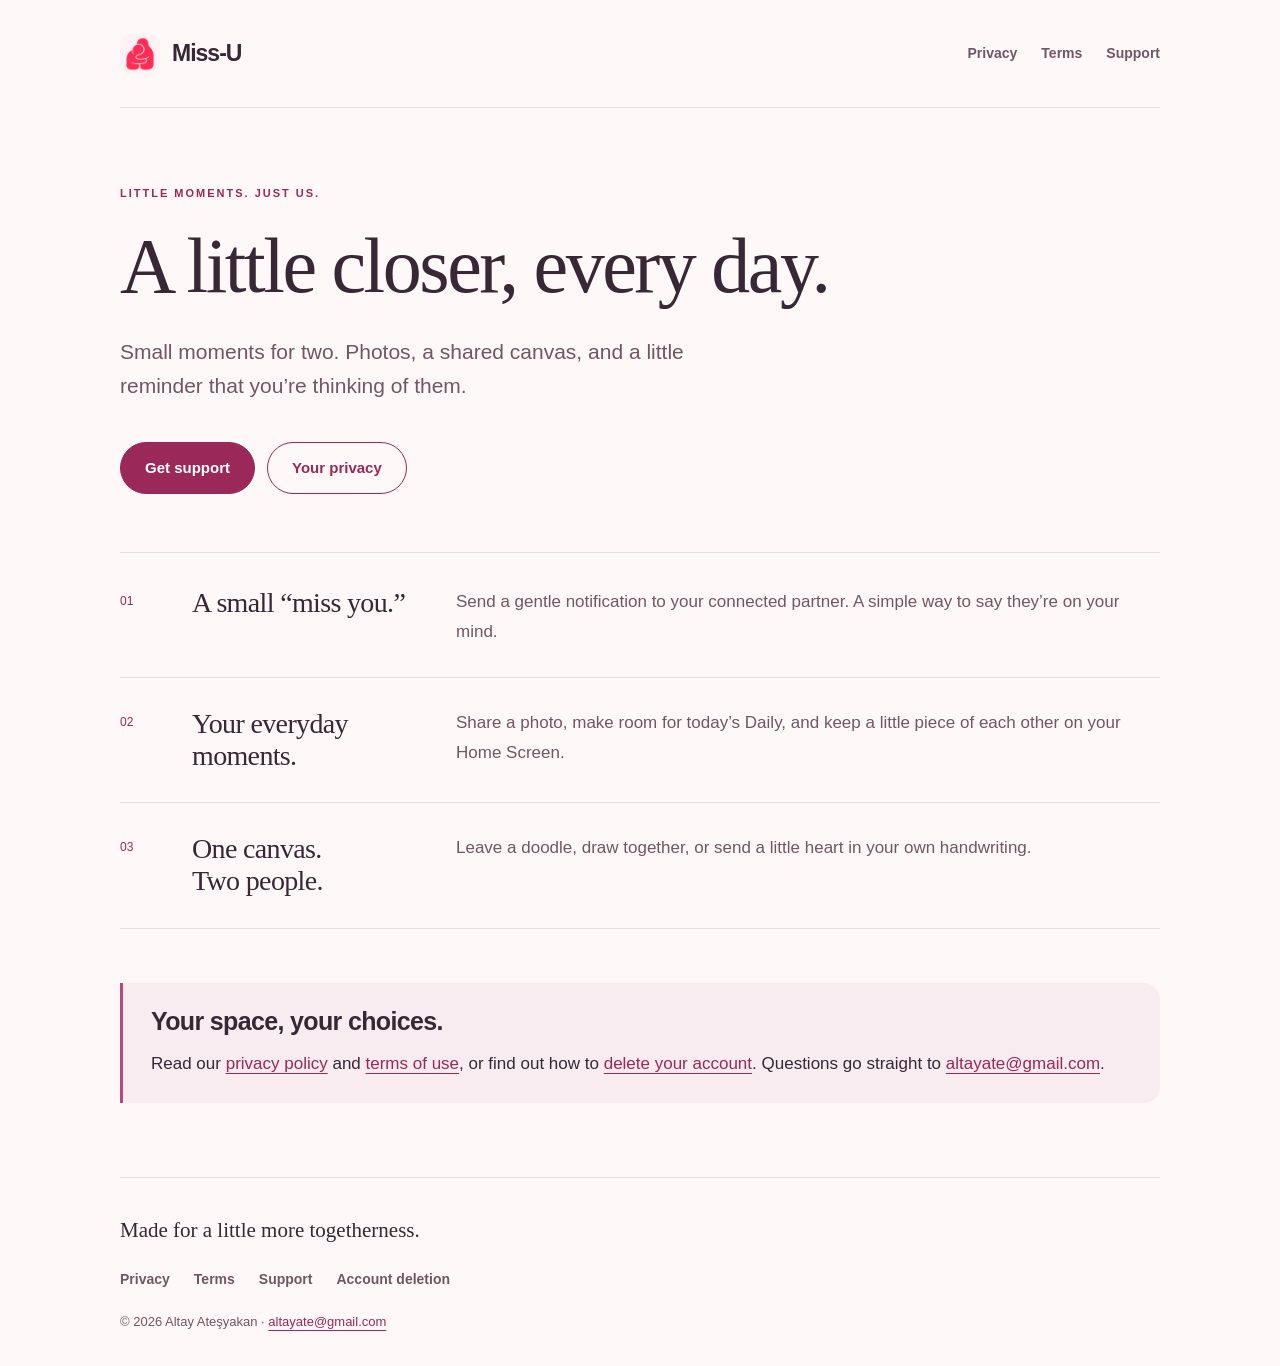
<file: docs/index.html>
<!doctype html>
<html lang="en">
<head>
  <meta charset="utf-8">
  <meta name="viewport" content="width=device-width, initial-scale=1">
  <title>A little closer, every day. · Miss-U</title>
  <meta name="description" content="Small moments for two. Photos, a shared canvas, and a little reminder that you’re thinking of them.">
  <meta name="theme-color" content="#fff8f8">
  <link rel="canonical" href="https://altayate.github.io/missu-site/">
  <meta property="og:title" content="A little closer, every day. · Miss-U">
  <meta property="og:description" content="Small moments for two. Photos, a shared canvas, and a little reminder that you’re thinking of them.">
  <meta property="og:type" content="website">
  <meta property="og:image" content="https://altayate.github.io/missu-site/assets/app-icon.png">
  <link rel="icon" type="image/png" href="./assets/app-icon.png">
  <link rel="stylesheet" href="./assets/style.css">
</head>
<body>
  <a class="skip" href="#main">Skip to content</a>
  <header class="site-header wrap">
    <a class="brand" href="./" aria-label="Miss-U home"><img src="./assets/app-icon.png" width="40" height="40" alt=""><span>Miss-U</span></a>
    <nav aria-label="Main navigation"><a href="./privacy/">Privacy</a><a href="./terms/">Terms</a><a href="./support/">Support</a></nav>
  </header>
  <main id="main" class="wrap ">
    <div class="page-intro">
      <p class="eyebrow">LITTLE MOMENTS. JUST US.</p>
      <h1>A little closer, every day.</h1>
      <p class="lede">Small moments for two. Photos, a shared canvas, and a little reminder that you’re thinking of them.</p>
      
    </div>
    <div class="actions">
  <a class="button" href="./support/">Get support</a>
  <a class="button secondary" href="./privacy/">Your privacy</a>
</div>
<section class="feature-list" aria-label="A few ways to stay close">
  <div class="feature"><span class="number" aria-hidden="true">01</span><h2>A small “miss you.”</h2><p>Send a gentle notification to your connected partner. A simple way to say they’re on your mind.</p></div>
  <div class="feature"><span class="number" aria-hidden="true">02</span><h2>Your everyday moments.</h2><p>Share a photo, make room for today’s Daily, and keep a little piece of each other on your Home Screen.</p></div>
  <div class="feature"><span class="number" aria-hidden="true">03</span><h2>One canvas. Two people.</h2><p>Leave a doodle, draw together, or send a little heart in your own handwriting.</p></div>
</section>
<aside class="note"><h2 style="margin-top:0">Your space, your choices.</h2><p>Read our <a href="./privacy/">privacy policy</a> and <a href="./terms/">terms of use</a>, or find out how to <a href="./delete-account/">delete your account</a>. Questions go straight to <a href="mailto:altayate@gmail.com">altayate@gmail.com</a>.</p></aside>

  </main>
  <footer class="site-footer wrap">
    <p>Made for a little more togetherness.</p>
    <nav aria-label="Footer navigation">
      <a href="./privacy/">Privacy</a><a href="./terms/">Terms</a><a href="./support/">Support</a><a href="./delete-account/">Account deletion</a>
    </nav>
    <p class="fine">© 2026 Altay Ateşyakan · <a href="mailto:altayate@gmail.com">altayate@gmail.com</a></p>
  </footer>
</body>
</html>
</file>
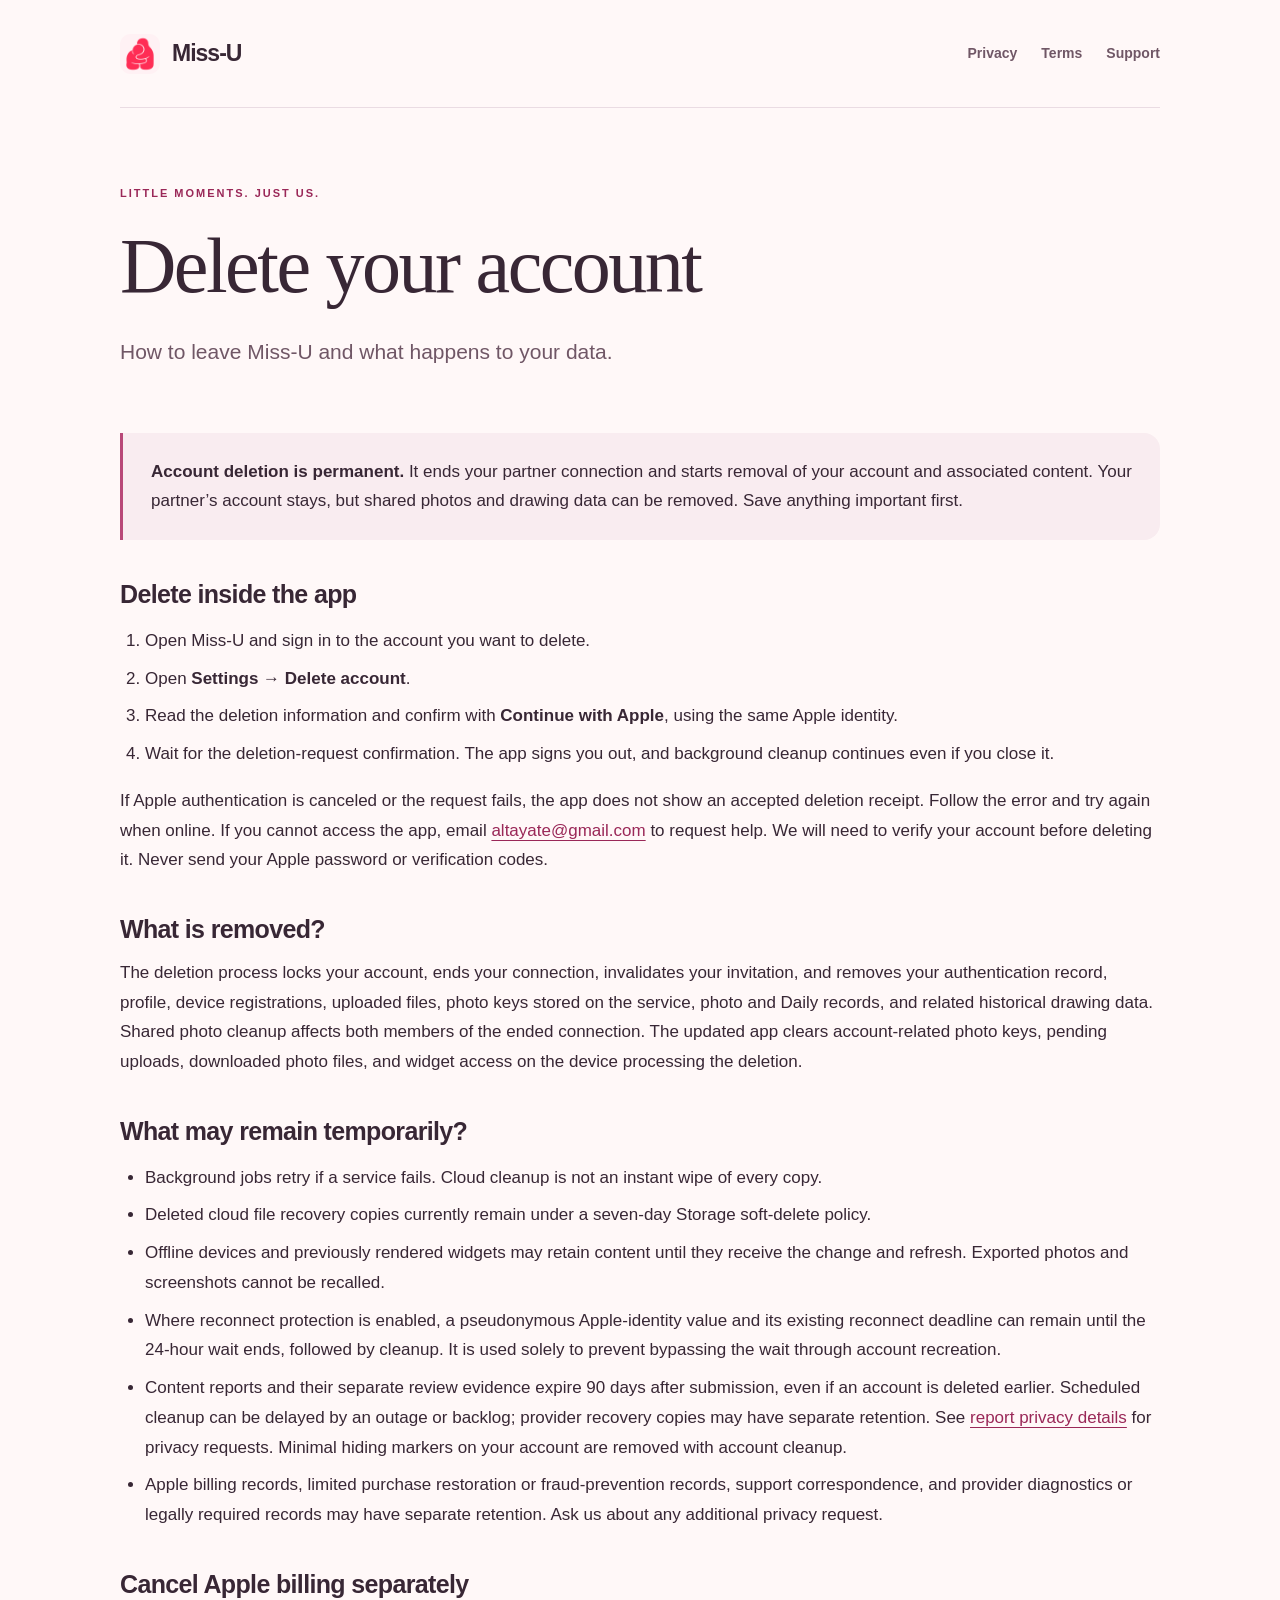
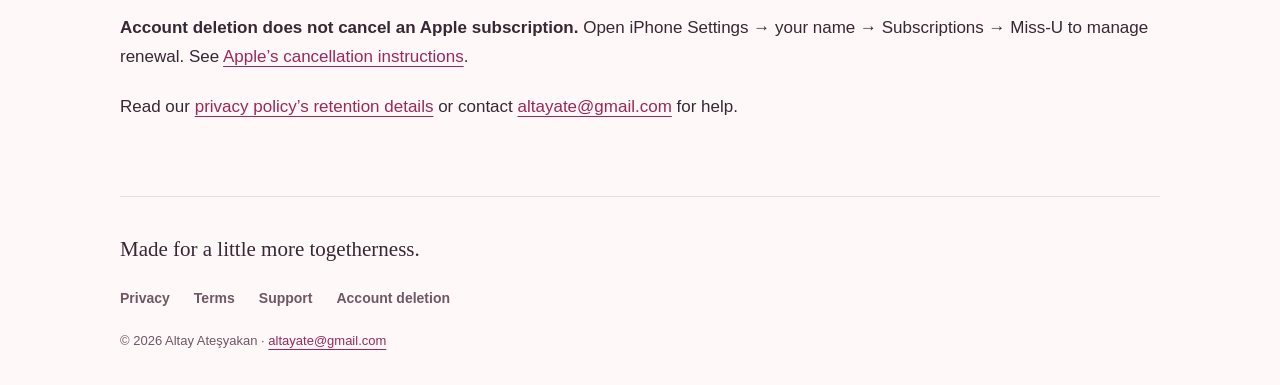
<file: docs/delete-account/index.html>
<!doctype html>
<html lang="en">
<head>
  <meta charset="utf-8">
  <meta name="viewport" content="width=device-width, initial-scale=1">
  <title>Delete your account · Miss-U</title>
  <meta name="description" content="How to leave Miss-U and what happens to your data.">
  <meta name="theme-color" content="#fff8f8">
  <link rel="canonical" href="https://altayate.github.io/missu-site/delete-account/">
  <meta property="og:title" content="Delete your account · Miss-U">
  <meta property="og:description" content="How to leave Miss-U and what happens to your data.">
  <meta property="og:type" content="website">
  <meta property="og:image" content="https://altayate.github.io/missu-site/assets/app-icon.png">
  <link rel="icon" type="image/png" href="../assets/app-icon.png">
  <link rel="stylesheet" href="../assets/style.css">
</head>
<body>
  <a class="skip" href="#main">Skip to content</a>
  <header class="site-header wrap">
    <a class="brand" href="../" aria-label="Miss-U home"><img src="../assets/app-icon.png" width="40" height="40" alt=""><span>Miss-U</span></a>
    <nav aria-label="Main navigation"><a href="../privacy/">Privacy</a><a href="../terms/">Terms</a><a href="../support/">Support</a></nav>
  </header>
  <main id="main" class="wrap ">
    <div class="page-intro">
      <p class="eyebrow">LITTLE MOMENTS. JUST US.</p>
      <h1>Delete your account</h1>
      <p class="lede">How to leave Miss-U and what happens to your data.</p>
      
    </div>
    <aside class="note"><p><strong>Account deletion is permanent.</strong> It ends your partner connection and starts removal of your account and associated content. Your partner’s account stays, but shared photos and drawing data can be removed. Save anything important first.</p></aside>
<section><h2>Delete inside the app</h2>
<ol><li>Open Miss-U and sign in to the account you want to delete.</li><li>Open <strong>Settings → Delete account</strong>.</li><li>Read the deletion information and confirm with <strong>Continue with Apple</strong>, using the same Apple identity.</li><li>Wait for the deletion-request confirmation. The app signs you out, and background cleanup continues even if you close it.</li></ol>
<p>If Apple authentication is canceled or the request fails, the app does not show an accepted deletion receipt. Follow the error and try again when online. If you cannot access the app, email <a href="mailto:altayate@gmail.com?subject=Miss-U%20account%20deletion">altayate@gmail.com</a> to request help. We will need to verify your account before deleting it. Never send your Apple password or verification codes.</p>
<h2>What is removed?</h2>
<p>The deletion process locks your account, ends your connection, invalidates your invitation, and removes your authentication record, profile, device registrations, uploaded files, photo keys stored on the service, photo and Daily records, and related historical drawing data. Shared photo cleanup affects both members of the ended connection. The updated app clears account-related photo keys, pending uploads, downloaded photo files, and widget access on the device processing the deletion.</p>
<h2>What may remain temporarily?</h2>
<ul><li>Background jobs retry if a service fails. Cloud cleanup is not an instant wipe of every copy.</li><li>Deleted cloud file recovery copies currently remain under a seven-day Storage soft-delete policy.</li><li>Offline devices and previously rendered widgets may retain content until they receive the change and refresh. Exported photos and screenshots cannot be recalled.</li><li>Where reconnect protection is enabled, a pseudonymous Apple-identity value and its existing reconnect deadline can remain until the 24-hour wait ends, followed by cleanup. It is used solely to prevent bypassing the wait through account recreation.</li><li>Content reports and their separate review evidence expire 90 days after submission, even if an account is deleted earlier. Scheduled cleanup can be delayed by an outage or backlog; provider recovery copies may have separate retention. See <a href="../privacy/#reports">report privacy details</a> for privacy requests. Minimal hiding markers on your account are removed with account cleanup.</li><li>Apple billing records, limited purchase restoration or fraud-prevention records, support correspondence, and provider diagnostics or legally required records may have separate retention. Ask us about any additional privacy request.</li></ul>
<h2>Cancel Apple billing separately</h2>
<p><strong>Account deletion does not cancel an Apple subscription.</strong> Open iPhone Settings → your name → Subscriptions → Miss-U to manage renewal. See <a href="https://support.apple.com/en-us/118428">Apple’s cancellation instructions</a>.</p>
<p>Read our <a href="../privacy/#retention">privacy policy’s retention details</a> or contact <a href="mailto:altayate@gmail.com">altayate@gmail.com</a> for help.</p></section>

  </main>
  <footer class="site-footer wrap">
    <p>Made for a little more togetherness.</p>
    <nav aria-label="Footer navigation">
      <a href="../privacy/">Privacy</a><a href="../terms/">Terms</a><a href="../support/">Support</a><a href="../delete-account/">Account deletion</a>
    </nav>
    <p class="fine">© 2026 Altay Ateşyakan · <a href="mailto:altayate@gmail.com">altayate@gmail.com</a></p>
  </footer>
</body>
</html>
</file>
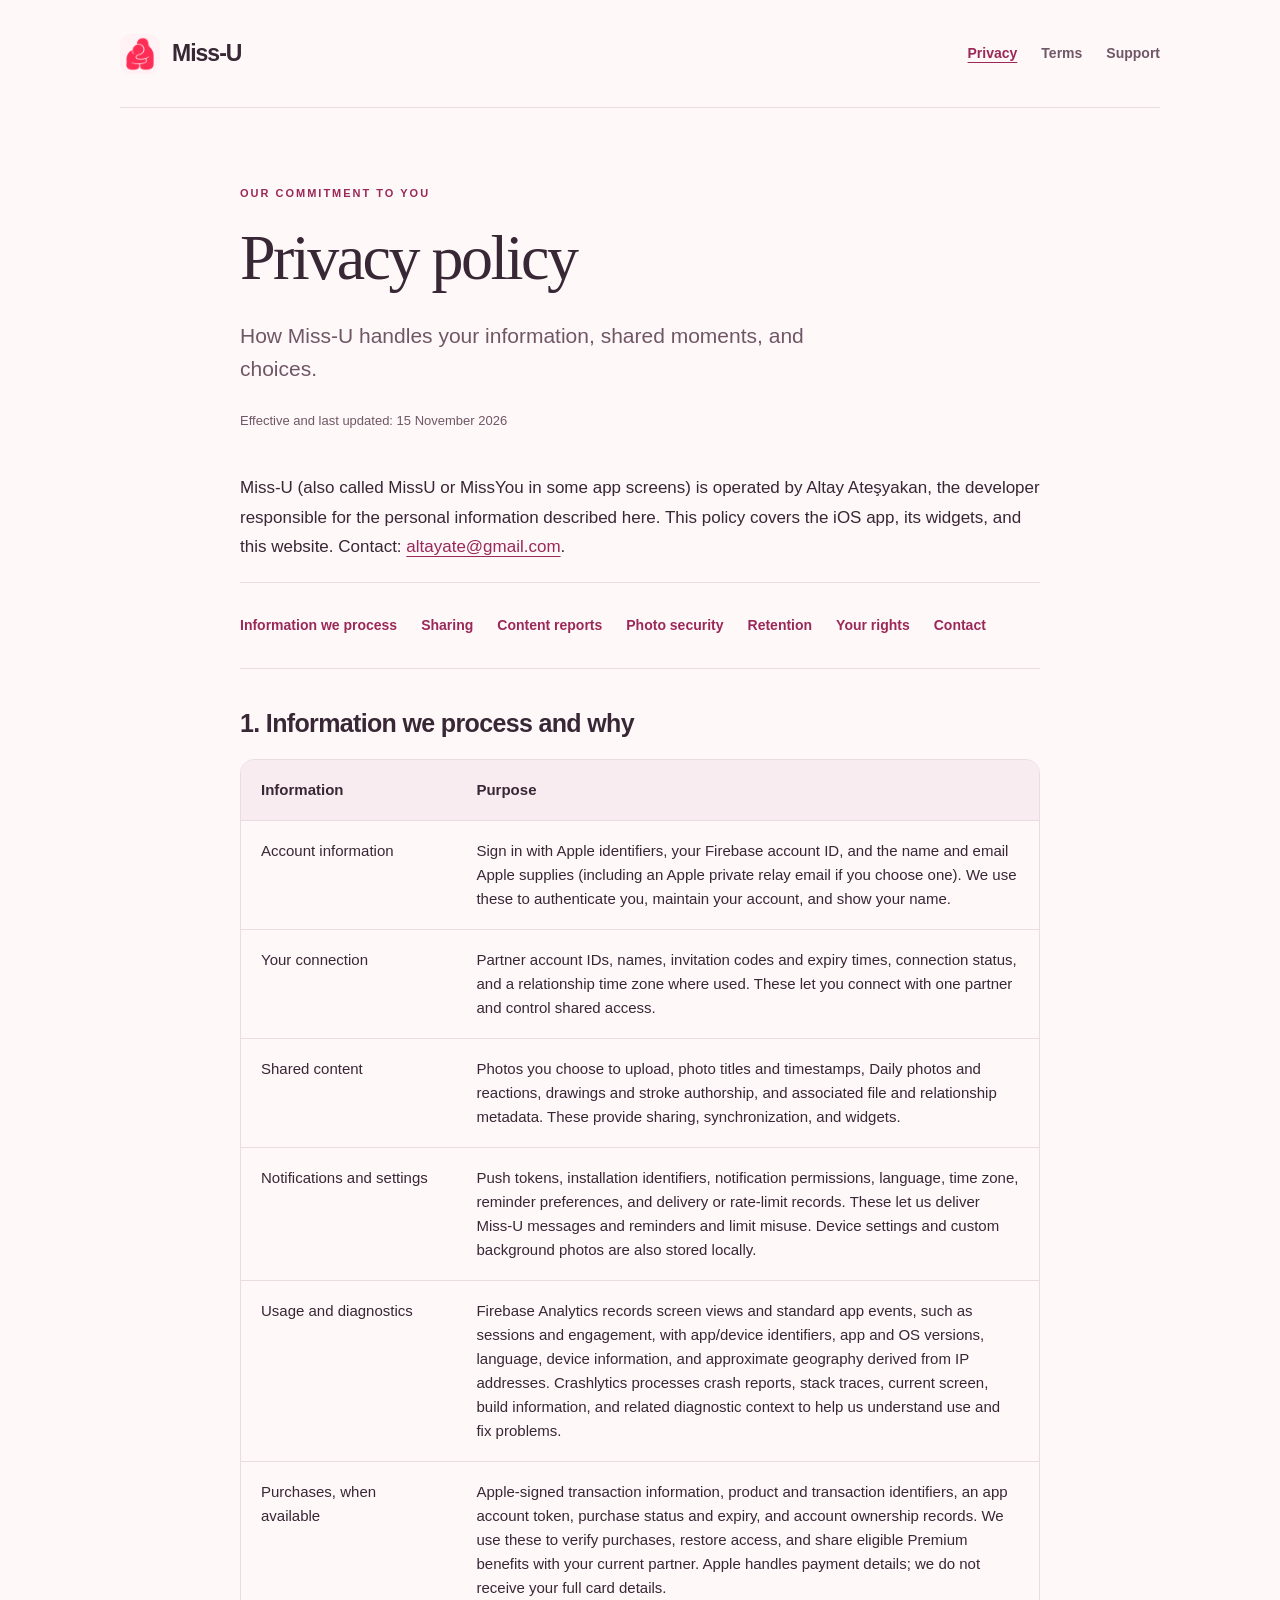
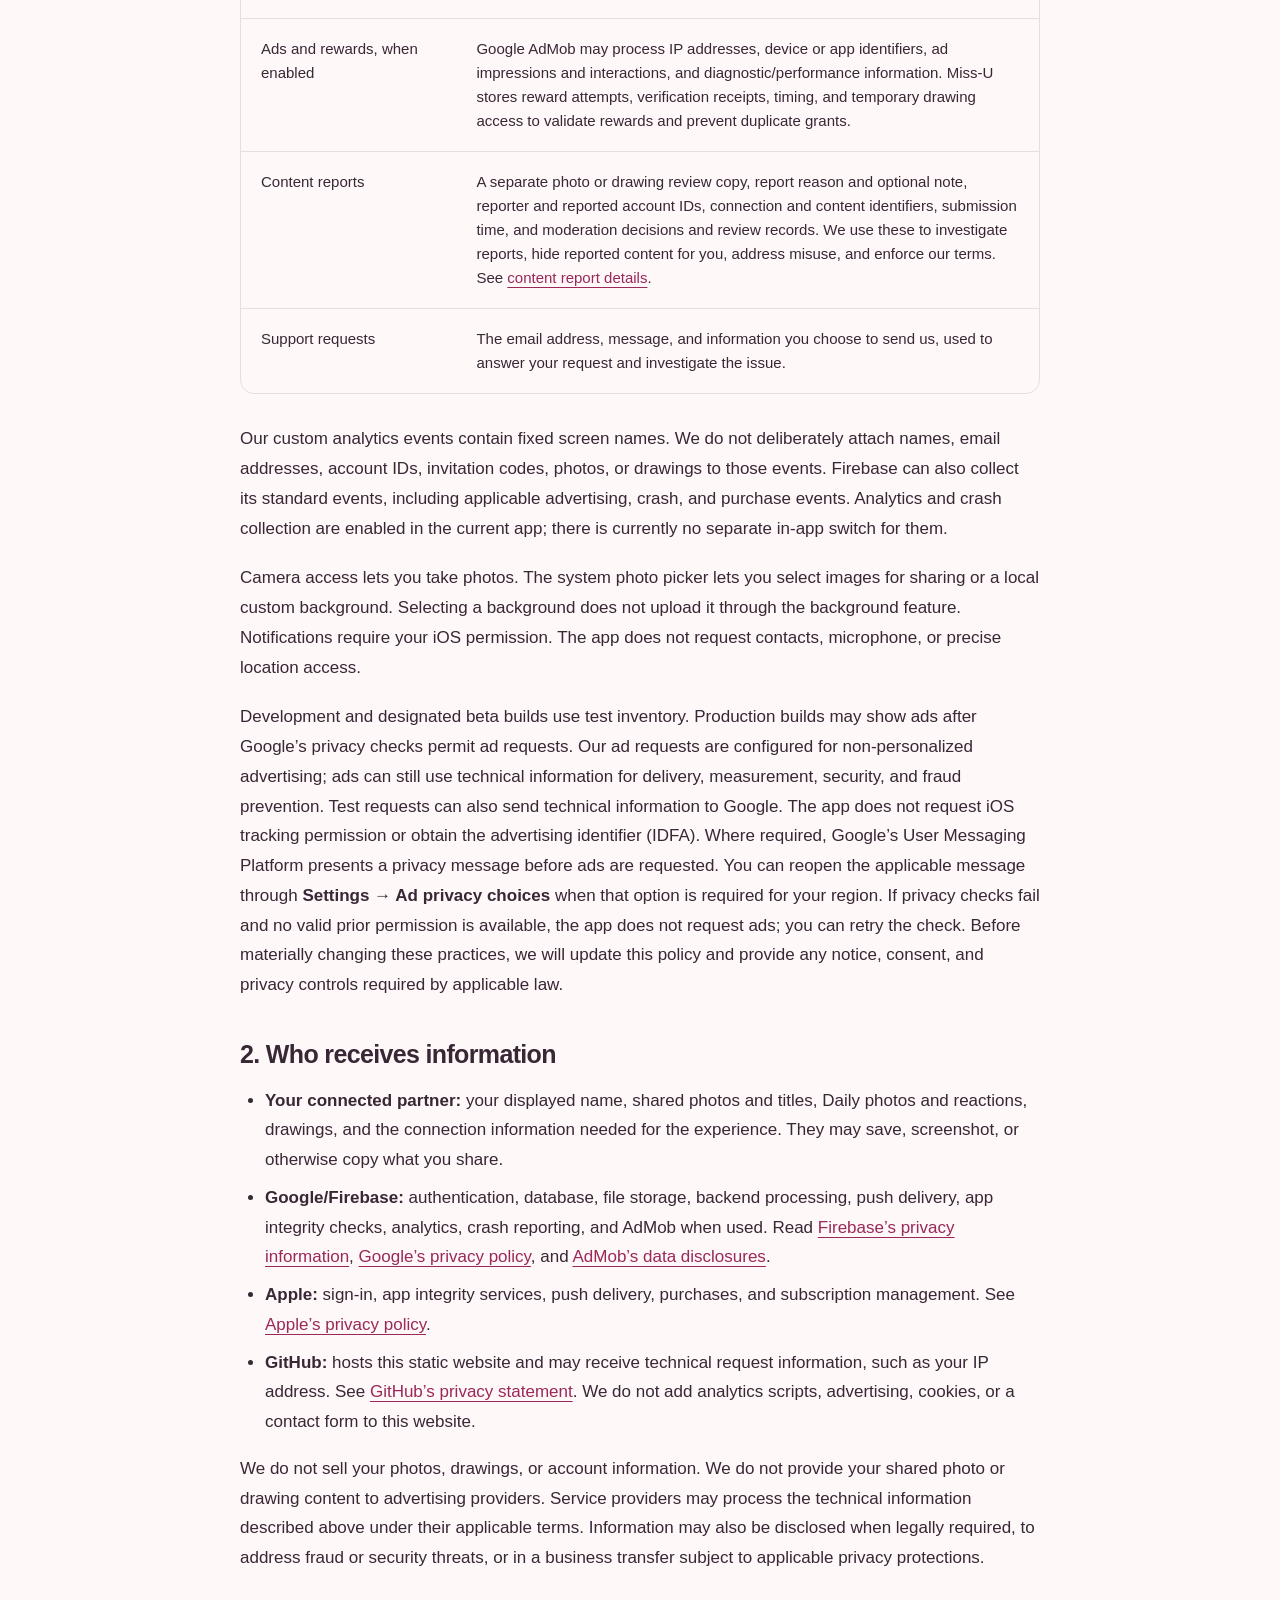
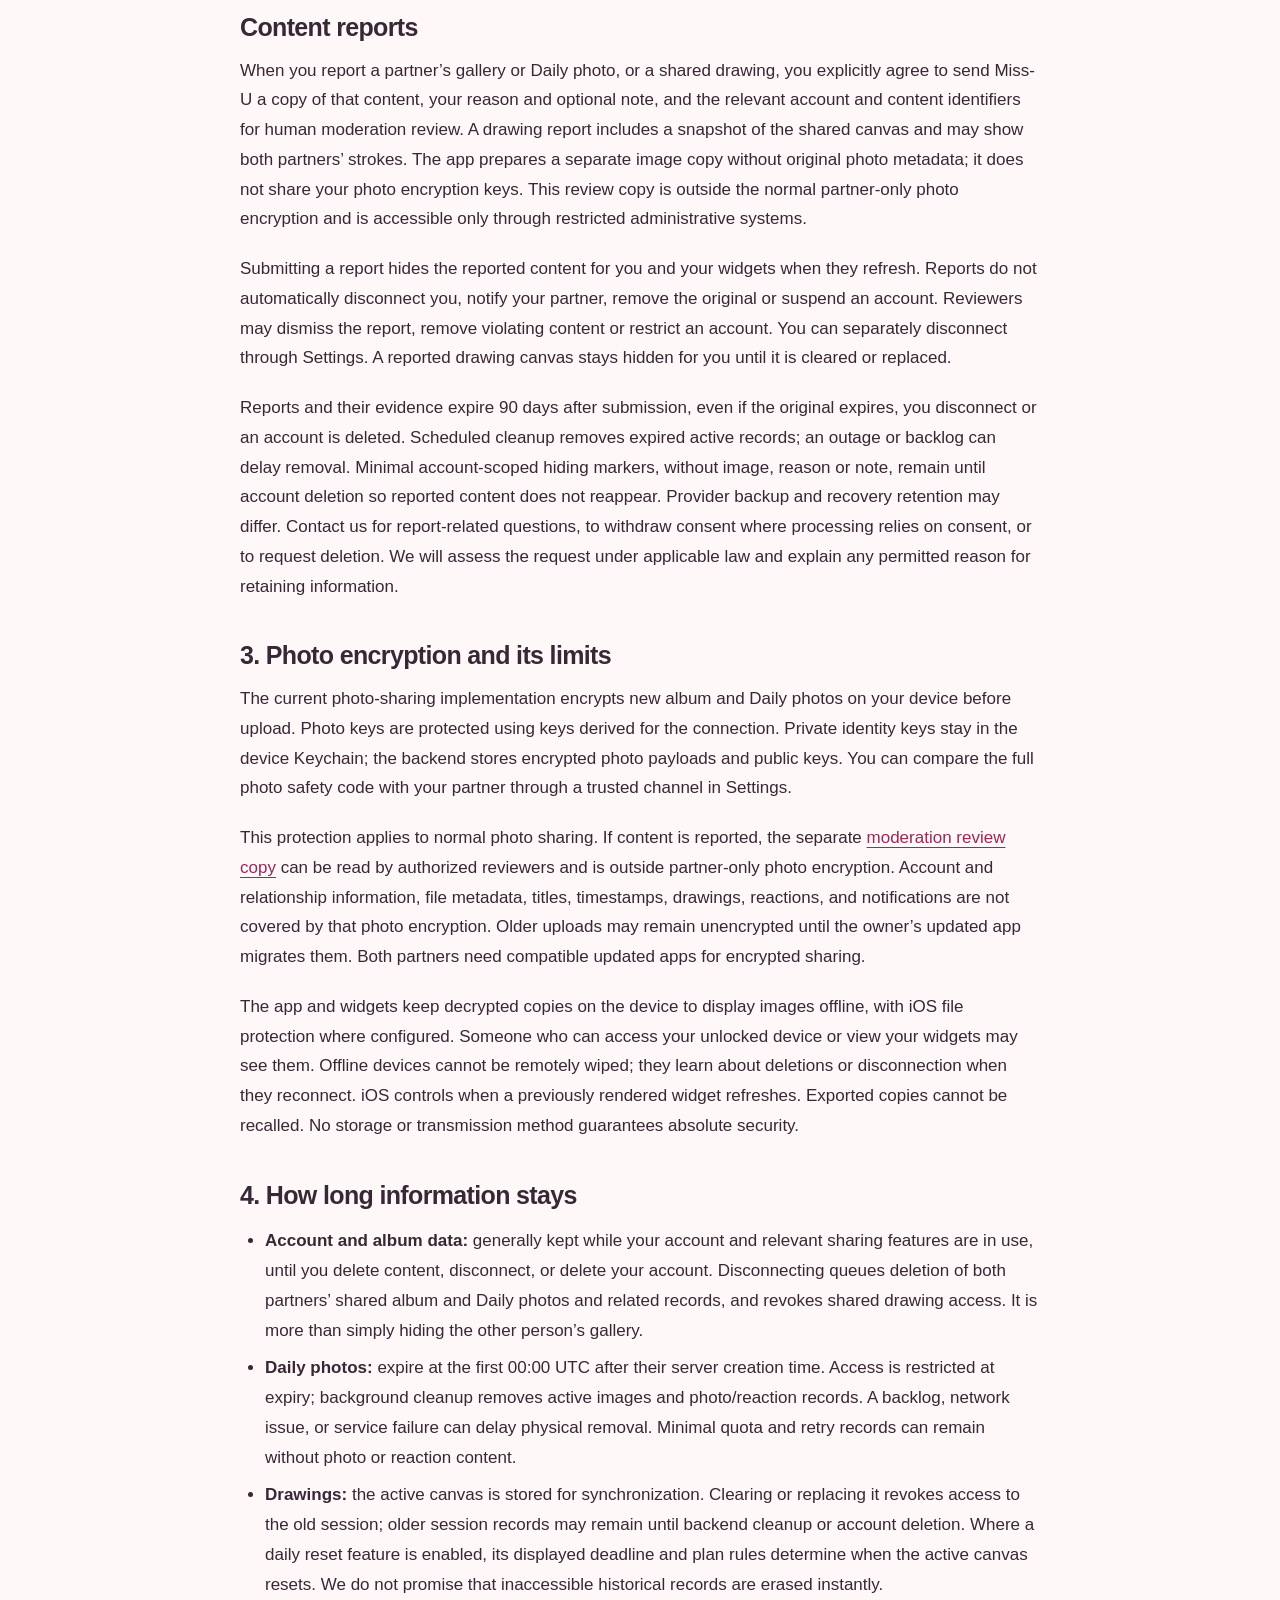
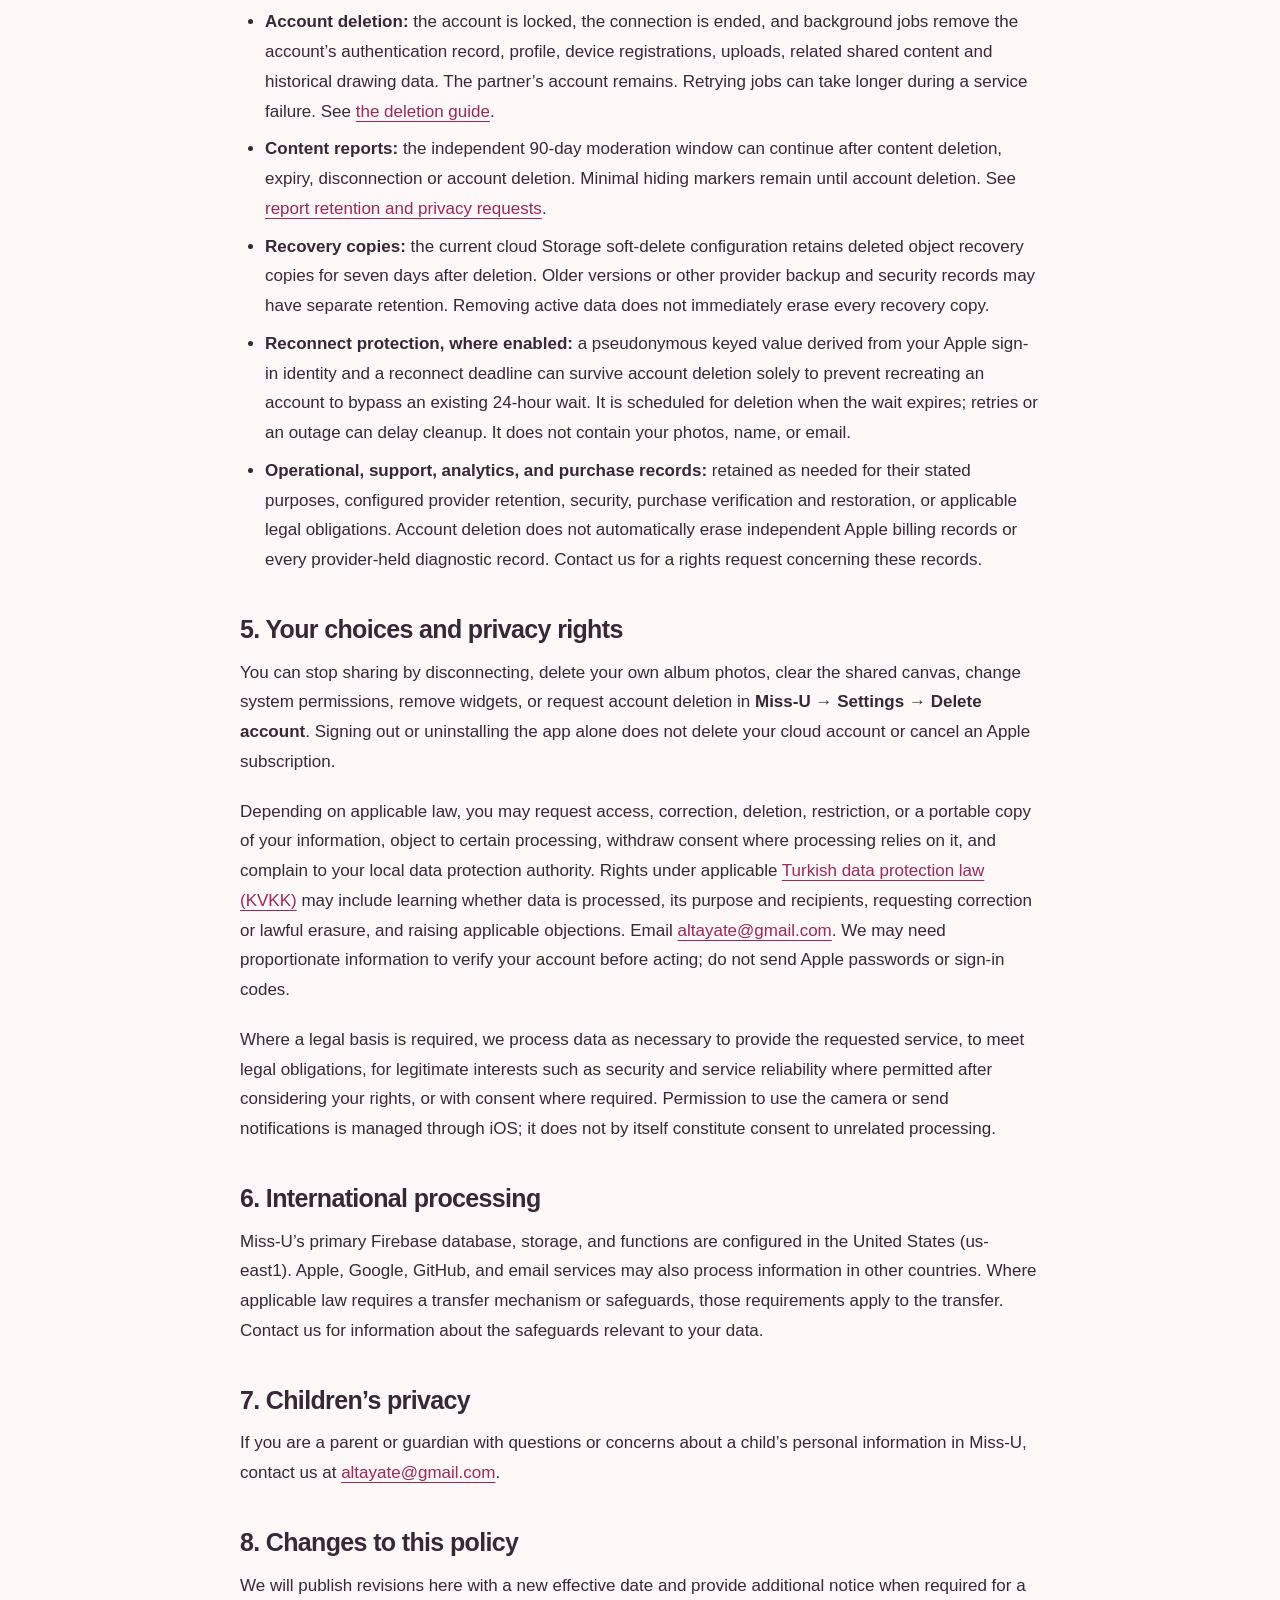
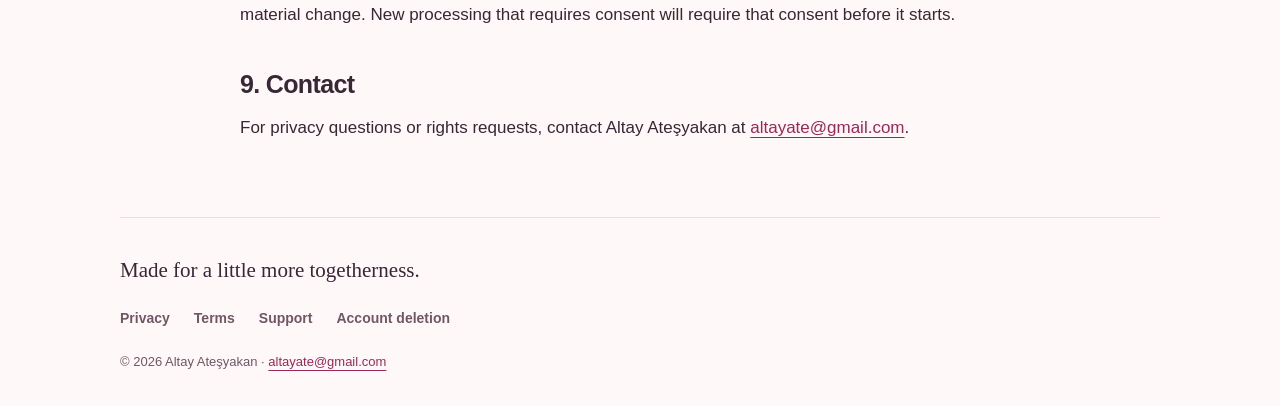
<file: docs/privacy/index.html>
<!doctype html>
<html lang="en">
<head>
  <meta charset="utf-8">
  <meta name="viewport" content="width=device-width, initial-scale=1">
  <title>Privacy policy · Miss-U</title>
  <meta name="description" content="How Miss-U handles your information, shared moments, and choices.">
  <meta name="theme-color" content="#fff8f8">
  <link rel="canonical" href="https://altayate.github.io/missu-site/privacy/">
  <meta property="og:title" content="Privacy policy · Miss-U">
  <meta property="og:description" content="How Miss-U handles your information, shared moments, and choices.">
  <meta property="og:type" content="website">
  <meta property="og:image" content="https://altayate.github.io/missu-site/assets/app-icon.png">
  <link rel="icon" type="image/png" href="../assets/app-icon.png">
  <link rel="stylesheet" href="../assets/style.css">
</head>
<body>
  <a class="skip" href="#main">Skip to content</a>
  <header class="site-header wrap">
    <a class="brand" href="../" aria-label="Miss-U home"><img src="../assets/app-icon.png" width="40" height="40" alt=""><span>Miss-U</span></a>
    <nav aria-label="Main navigation"><a href="../privacy/" aria-current="page">Privacy</a><a href="../terms/">Terms</a><a href="../support/">Support</a></nav>
  </header>
  <main id="main" class="wrap legal">
    <div class="page-intro">
      <p class="eyebrow">OUR COMMITMENT TO YOU</p>
      <h1>Privacy policy</h1>
      <p class="lede">How Miss-U handles your information, shared moments, and choices.</p>
      <p class="updated">Effective and last updated: <time datetime="2026-11-15">15 November 2026</time></p>
    </div>
    <p>Miss-U (also called MissU or MissYou in some app screens) is operated by Altay Ateşyakan, the developer responsible for the personal information described here. This policy covers the iOS app, its widgets, and this website. Contact: <a href="mailto:altayate@gmail.com">altayate@gmail.com</a>.</p>
<nav class="contents" aria-label="Privacy policy sections"><a href="#information">Information we process</a><a href="#sharing">Sharing</a><a href="#reports">Content reports</a><a href="#security">Photo security</a><a href="#retention">Retention</a><a href="#choices">Your rights</a><a href="#contact">Contact</a></nav>
<section id="information"><h2>1. Information we process and why</h2>
<div class="table-scroll"><table><thead><tr><th scope="col">Information</th><th scope="col">Purpose</th></tr></thead><tbody>
<tr><td>Account information</td><td>Sign in with Apple identifiers, your Firebase account ID, and the name and email Apple supplies (including an Apple private relay email if you choose one). We use these to authenticate you, maintain your account, and show your name.</td></tr>
<tr><td>Your connection</td><td>Partner account IDs, names, invitation codes and expiry times, connection status, and a relationship time zone where used. These let you connect with one partner and control shared access.</td></tr>
<tr><td>Shared content</td><td>Photos you choose to upload, photo titles and timestamps, Daily photos and reactions, drawings and stroke authorship, and associated file and relationship metadata. These provide sharing, synchronization, and widgets.</td></tr>
<tr><td>Notifications and settings</td><td>Push tokens, installation identifiers, notification permissions, language, time zone, reminder preferences, and delivery or rate-limit records. These let us deliver Miss-U messages and reminders and limit misuse. Device settings and custom background photos are also stored locally.</td></tr>
<tr><td>Usage and diagnostics</td><td>Firebase Analytics records screen views and standard app events, such as sessions and engagement, with app/device identifiers, app and OS versions, language, device information, and approximate geography derived from IP addresses. Crashlytics processes crash reports, stack traces, current screen, build information, and related diagnostic context to help us understand use and fix problems.</td></tr>
<tr><td>Purchases, when available</td><td>Apple-signed transaction information, product and transaction identifiers, an app account token, purchase status and expiry, and account ownership records. We use these to verify purchases, restore access, and share eligible Premium benefits with your current partner. Apple handles payment details; we do not receive your full card details.</td></tr>
<tr><td>Ads and rewards, when enabled</td><td>Google AdMob may process IP addresses, device or app identifiers, ad impressions and interactions, and diagnostic/performance information. Miss-U stores reward attempts, verification receipts, timing, and temporary drawing access to validate rewards and prevent duplicate grants.</td></tr>
<tr><td>Content reports</td><td>A separate photo or drawing review copy, report reason and optional note, reporter and reported account IDs, connection and content identifiers, submission time, and moderation decisions and review records. We use these to investigate reports, hide reported content for you, address misuse, and enforce our terms. See <a href="#reports">content report details</a>.</td></tr>
<tr><td>Support requests</td><td>The email address, message, and information you choose to send us, used to answer your request and investigate the issue.</td></tr>
</tbody></table></div>
<p>Our custom analytics events contain fixed screen names. We do not deliberately attach names, email addresses, account IDs, invitation codes, photos, or drawings to those events. Firebase can also collect its standard events, including applicable advertising, crash, and purchase events. Analytics and crash collection are enabled in the current app; there is currently no separate in-app switch for them.</p>
<p>Camera access lets you take photos. The system photo picker lets you select images for sharing or a local custom background. Selecting a background does not upload it through the background feature. Notifications require your iOS permission. The app does not request contacts, microphone, or precise location access.</p>
<p>Development and designated beta builds use test inventory. Production builds may show ads after Google’s privacy checks permit ad requests. Our ad requests are configured for non-personalized advertising; ads can still use technical information for delivery, measurement, security, and fraud prevention. Test requests can also send technical information to Google. The app does not request iOS tracking permission or obtain the advertising identifier (IDFA). Where required, Google’s User Messaging Platform presents a privacy message before ads are requested. You can reopen the applicable message through <strong>Settings → Ad privacy choices</strong> when that option is required for your region. If privacy checks fail and no valid prior permission is available, the app does not request ads; you can retry the check. Before materially changing these practices, we will update this policy and provide any notice, consent, and privacy controls required by applicable law.</p>
</section>
<section id="sharing"><h2>2. Who receives information</h2>
<ul>
<li><strong>Your connected partner:</strong> your displayed name, shared photos and titles, Daily photos and reactions, drawings, and the connection information needed for the experience. They may save, screenshot, or otherwise copy what you share.</li>
<li><strong>Google/Firebase:</strong> authentication, database, file storage, backend processing, push delivery, app integrity checks, analytics, crash reporting, and AdMob when used. Read <a href="https://firebase.google.com/support/privacy">Firebase’s privacy information</a>, <a href="https://policies.google.com/privacy">Google’s privacy policy</a>, and <a href="https://developers.google.com/admob/ios/privacy/data-disclosure">AdMob’s data disclosures</a>.</li>
<li><strong>Apple:</strong> sign-in, app integrity services, push delivery, purchases, and subscription management. See <a href="https://www.apple.com/legal/privacy/">Apple’s privacy policy</a>.</li>
<li><strong>GitHub:</strong> hosts this static website and may receive technical request information, such as your IP address. See <a href="https://docs.github.com/en/site-policy/privacy-policies/github-general-privacy-statement">GitHub’s privacy statement</a>. We do not add analytics scripts, advertising, cookies, or a contact form to this website.</li>
</ul>
<p>We do not sell your photos, drawings, or account information. We do not provide your shared photo or drawing content to advertising providers. Service providers may process the technical information described above under their applicable terms. Information may also be disclosed when legally required, to address fraud or security threats, or in a business transfer subject to applicable privacy protections.</p>
</section>
<section id="reports"><h2>Content reports</h2>
<p>When you report a partner’s gallery or Daily photo, or a shared drawing, you explicitly agree to send Miss-U a copy of that content, your reason and optional note, and the relevant account and content identifiers for human moderation review. A drawing report includes a snapshot of the shared canvas and may show both partners’ strokes. The app prepares a separate image copy without original photo metadata; it does not share your photo encryption keys. This review copy is outside the normal partner-only photo encryption and is accessible only through restricted administrative systems.</p>
<p>Submitting a report hides the reported content for you and your widgets when they refresh. Reports do not automatically disconnect you, notify your partner, remove the original or suspend an account. Reviewers may dismiss the report, remove violating content or restrict an account. You can separately disconnect through Settings. A reported drawing canvas stays hidden for you until it is cleared or replaced.</p>
<p>Reports and their evidence expire 90 days after submission, even if the original expires, you disconnect or an account is deleted. Scheduled cleanup removes expired active records; an outage or backlog can delay removal. Minimal account-scoped hiding markers, without image, reason or note, remain until account deletion so reported content does not reappear. Provider backup and recovery retention may differ. Contact us for report-related questions, to withdraw consent where processing relies on consent, or to request deletion. We will assess the request under applicable law and explain any permitted reason for retaining information.</p>
</section>
<section id="security"><h2>3. Photo encryption and its limits</h2>
<p>The current photo-sharing implementation encrypts new album and Daily photos on your device before upload. Photo keys are protected using keys derived for the connection. Private identity keys stay in the device Keychain; the backend stores encrypted photo payloads and public keys. You can compare the full photo safety code with your partner through a trusted channel in Settings.</p>
<p>This protection applies to normal photo sharing. If content is reported, the separate <a href="#reports">moderation review copy</a> can be read by authorized reviewers and is outside partner-only photo encryption. Account and relationship information, file metadata, titles, timestamps, drawings, reactions, and notifications are not covered by that photo encryption. Older uploads may remain unencrypted until the owner’s updated app migrates them. Both partners need compatible updated apps for encrypted sharing.</p>
<p>The app and widgets keep decrypted copies on the device to display images offline, with iOS file protection where configured. Someone who can access your unlocked device or view your widgets may see them. Offline devices cannot be remotely wiped; they learn about deletions or disconnection when they reconnect. iOS controls when a previously rendered widget refreshes. Exported copies cannot be recalled. No storage or transmission method guarantees absolute security.</p>
</section>
<section id="retention"><h2>4. How long information stays</h2>
<ul>
<li><strong>Account and album data:</strong> generally kept while your account and relevant sharing features are in use, until you delete content, disconnect, or delete your account. Disconnecting queues deletion of both partners’ shared album and Daily photos and related records, and revokes shared drawing access. It is more than simply hiding the other person’s gallery.</li>
<li><strong>Daily photos:</strong> expire at the first 00:00 UTC after their server creation time. Access is restricted at expiry; background cleanup removes active images and photo/reaction records. A backlog, network issue, or service failure can delay physical removal. Minimal quota and retry records can remain without photo or reaction content.</li>
<li><strong>Drawings:</strong> the active canvas is stored for synchronization. Clearing or replacing it revokes access to the old session; older session records may remain until backend cleanup or account deletion. Where a daily reset feature is enabled, its displayed deadline and plan rules determine when the active canvas resets. We do not promise that inaccessible historical records are erased instantly.</li>
<li><strong>Account deletion:</strong> the account is locked, the connection is ended, and background jobs remove the account’s authentication record, profile, device registrations, uploads, related shared content and historical drawing data. The partner’s account remains. Retrying jobs can take longer during a service failure. See <a href="../delete-account/">the deletion guide</a>.</li>
<li><strong>Content reports:</strong> the independent 90-day moderation window can continue after content deletion, expiry, disconnection or account deletion. Minimal hiding markers remain until account deletion. See <a href="#reports">report retention and privacy requests</a>.</li>
<li><strong>Recovery copies:</strong> the current cloud Storage soft-delete configuration retains deleted object recovery copies for seven days after deletion. Older versions or other provider backup and security records may have separate retention. Removing active data does not immediately erase every recovery copy.</li>
<li><strong>Reconnect protection, where enabled:</strong> a pseudonymous keyed value derived from your Apple sign-in identity and a reconnect deadline can survive account deletion solely to prevent recreating an account to bypass an existing 24-hour wait. It is scheduled for deletion when the wait expires; retries or an outage can delay cleanup. It does not contain your photos, name, or email.</li>
<li><strong>Operational, support, analytics, and purchase records:</strong> retained as needed for their stated purposes, configured provider retention, security, purchase verification and restoration, or applicable legal obligations. Account deletion does not automatically erase independent Apple billing records or every provider-held diagnostic record. Contact us for a rights request concerning these records.</li>
</ul>
</section>
<section id="choices"><h2>5. Your choices and privacy rights</h2>
<p>You can stop sharing by disconnecting, delete your own album photos, clear the shared canvas, change system permissions, remove widgets, or request account deletion in <strong>Miss-U → Settings → Delete account</strong>. Signing out or uninstalling the app alone does not delete your cloud account or cancel an Apple subscription.</p>
<p>Depending on applicable law, you may request access, correction, deletion, restriction, or a portable copy of your information, object to certain processing, withdraw consent where processing relies on it, and complain to your local data protection authority. Rights under applicable <a href="https://www.kvkk.gov.tr/Icerik/6649/Personal-Data-Protection-Law">Turkish data protection law (KVKK)</a> may include learning whether data is processed, its purpose and recipients, requesting correction or lawful erasure, and raising applicable objections. Email <a href="mailto:altayate@gmail.com">altayate@gmail.com</a>. We may need proportionate information to verify your account before acting; do not send Apple passwords or sign-in codes.</p>
<p>Where a legal basis is required, we process data as necessary to provide the requested service, to meet legal obligations, for legitimate interests such as security and service reliability where permitted after considering your rights, or with consent where required. Permission to use the camera or send notifications is managed through iOS; it does not by itself constitute consent to unrelated processing.</p>
<h2>6. International processing</h2>
<p>Miss-U’s primary Firebase database, storage, and functions are configured in the United States (us-east1). Apple, Google, GitHub, and email services may also process information in other countries. Where applicable law requires a transfer mechanism or safeguards, those requirements apply to the transfer. Contact us for information about the safeguards relevant to your data.</p>
<h2>7. Children’s privacy</h2>
<p>If you are a parent or guardian with questions or concerns about a child’s personal information in Miss-U, contact us at <a href="mailto:altayate@gmail.com">altayate@gmail.com</a>.</p>
<h2>8. Changes to this policy</h2>
<p>We will publish revisions here with a new effective date and provide additional notice when required for a material change. New processing that requires consent will require that consent before it starts.</p>
</section>
<section id="contact"><h2>9. Contact</h2><p>For privacy questions or rights requests, contact Altay Ateşyakan at <a href="mailto:altayate@gmail.com">altayate@gmail.com</a>.</p></section>

  </main>
  <footer class="site-footer wrap">
    <p>Made for a little more togetherness.</p>
    <nav aria-label="Footer navigation">
      <a href="../privacy/">Privacy</a><a href="../terms/">Terms</a><a href="../support/">Support</a><a href="../delete-account/">Account deletion</a>
    </nav>
    <p class="fine">© 2026 Altay Ateşyakan · <a href="mailto:altayate@gmail.com">altayate@gmail.com</a></p>
  </footer>
</body>
</html>
</file>
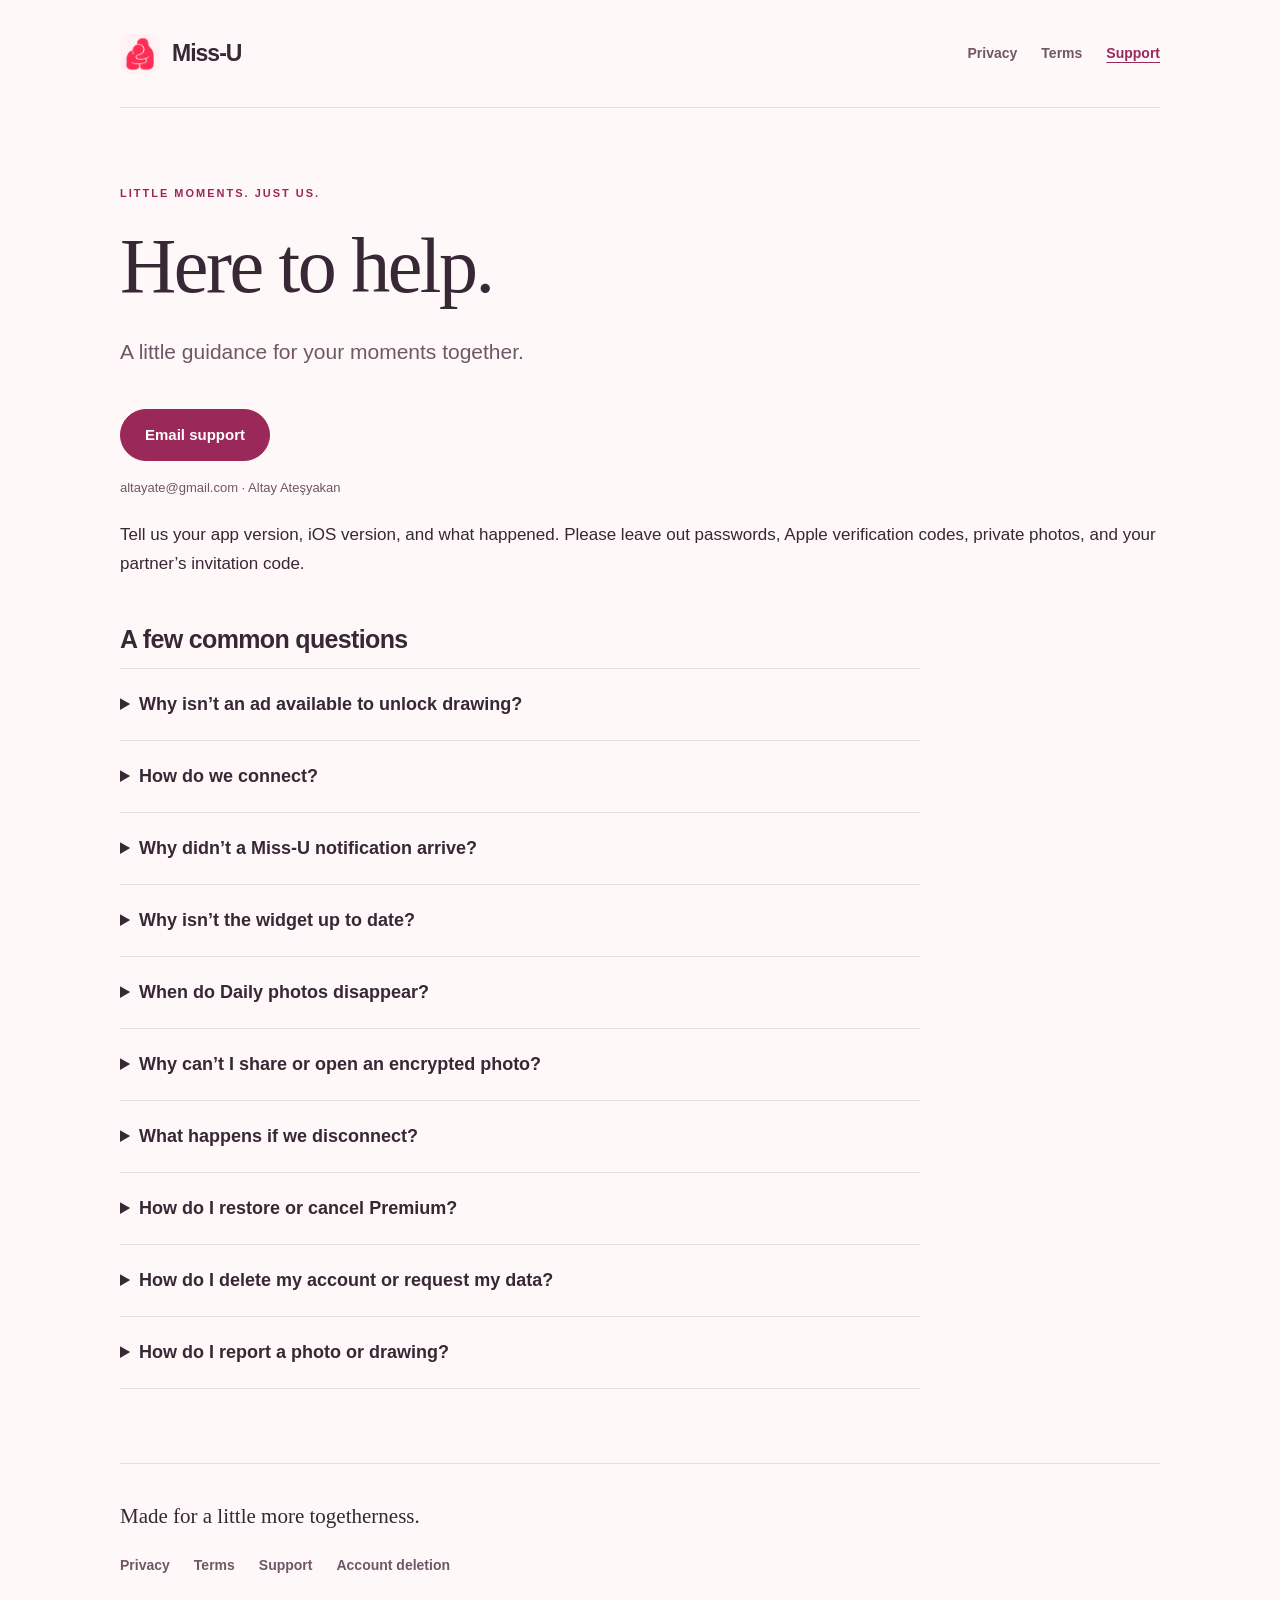
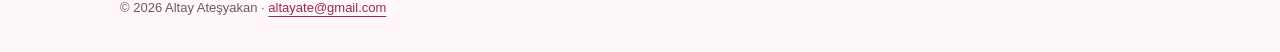
<file: docs/support/index.html>
<!doctype html>
<html lang="en">
<head>
  <meta charset="utf-8">
  <meta name="viewport" content="width=device-width, initial-scale=1">
  <title>Here to help. · Miss-U</title>
  <meta name="description" content="A little guidance for your moments together.">
  <meta name="theme-color" content="#fff8f8">
  <link rel="canonical" href="https://altayate.github.io/missu-site/support/">
  <meta property="og:title" content="Here to help. · Miss-U">
  <meta property="og:description" content="A little guidance for your moments together.">
  <meta property="og:type" content="website">
  <meta property="og:image" content="https://altayate.github.io/missu-site/assets/app-icon.png">
  <link rel="icon" type="image/png" href="../assets/app-icon.png">
  <link rel="stylesheet" href="../assets/style.css">
</head>
<body>
  <a class="skip" href="#main">Skip to content</a>
  <header class="site-header wrap">
    <a class="brand" href="../" aria-label="Miss-U home"><img src="../assets/app-icon.png" width="40" height="40" alt=""><span>Miss-U</span></a>
    <nav aria-label="Main navigation"><a href="../privacy/">Privacy</a><a href="../terms/">Terms</a><a href="../support/" aria-current="page">Support</a></nav>
  </header>
  <main id="main" class="wrap ">
    <div class="page-intro">
      <p class="eyebrow">LITTLE MOMENTS. JUST US.</p>
      <h1>Here to help.</h1>
      <p class="lede">A little guidance for your moments together.</p>
      
    </div>
    <div class="contact"><a class="button" href="mailto:altayate@gmail.com?subject=Miss-U%20support">Email support</a><p class="fine" style="margin-top:16px">altayate@gmail.com · Altay Ateşyakan</p><p>Tell us your app version, iOS version, and what happened. Please leave out passwords, Apple verification codes, private photos, and your partner’s invitation code.</p></div>
<h2>A few common questions</h2>
<details><summary>Why isn’t an ad available to unlock drawing?</summary><p>Ads depend on availability and your applicable privacy choices. If the app shows a privacy-check error, use <strong>Retry ad privacy check</strong>. Where available, open <strong>Settings → Ad privacy choices</strong> to review Google’s privacy message. If an ad cannot load, try again later. A production drawing reward starts only after the completed ad is verified by the server; closing an ad before earning its reward does not grant drawing time.</p></details>
<details><summary>How do we connect?</summary><p>Sign in using different Apple accounts. In Miss-U’s Settings, one person creates and shares an invitation code; the other enters it. Codes expire after one hour. If a reconnect waiting period is active, wait until the time shown in the app.</p></details>
<details><summary>Why didn’t a Miss-U notification arrive?</summary><p>Check Settings → Notifications → Miss-U on the receiving iPhone and allow notifications. Also check Focus modes, connectivity, and that you are still connected in the app. A successful send means the push service accepted the request; device delivery and display can still be delayed.</p></details>
<details><summary>Why isn’t the widget up to date?</summary><p>Open Miss-U while online so it can synchronize, then check the widget again. Widgets display local snapshots, and iOS decides when to refresh them. After deletion or disconnection, an offline device or an already rendered widget may keep an older image until the device receives the change and iOS refreshes it.</p></details>
<details><summary>When do Daily photos disappear?</summary><p>They expire at the first midnight in UTC (00:00 UTC) after creation, rather than your local midnight. The daily capture allowance and reminder schedule can use a local time zone, so their reset may happen at a different time. Expired photos cannot be restored through the app.</p></details>
<details><summary>Why can’t I share or open an encrypted photo?</summary><p>Both partners need compatible updated apps and must open the app to register their photo keys. Follow any encryption message in Settings. Compare the entire photo safety code in person or through a trusted call. Reinstalling or changing devices can affect locally stored keys; contact support before deleting the app if you cannot access important photos.</p></details>
<details><summary>What happens if we disconnect?</summary><p>Shared access ends and cleanup is queued for both partners’ shared album and Daily photos. The old drawing is no longer shared. Where enabled, a 24-hour reconnect wait applies to both people, including Premium users. Save anything you want to keep before confirming disconnection.</p></details>
<details><summary>How do I restore or cancel Premium?</summary><p>For an available purchase, use Miss-U → Settings → Premium → Restore purchases with the Apple account that made the purchase. A purchase cannot belong to two active Miss-U accounts at once. Manage renewal in iPhone Settings → your name → Subscriptions. <a href="https://support.apple.com/en-us/118428">Apple explains cancellation here</a>. For refunds, visit <a href="https://reportaproblem.apple.com/">Apple’s refund service</a>. Deleting Miss-U or its account does not cancel billing.</p></details>
<details><summary>How do I delete my account or request my data?</summary><p>Use Miss-U → Settings → Delete account and confirm with Apple. Read the <a href="../delete-account/">deletion guide</a> for what is removed and what may remain temporarily. For access, correction, or other privacy requests, email <a href="mailto:altayate@gmail.com?subject=Miss-U%20privacy%20request">altayate@gmail.com</a>.</p></details>
<details><summary>How do I report a photo or drawing?</summary><p>Open a partner’s gallery photo and tap the flag, use the flag beside their current Daily photo, or tap the flag in the shared drawing toolbar when the canvas contains partner content. Choose a reason and optionally add a note, then agree to share the reported image for review. The separate review copy is kept for 90 days. Submitted content is hidden for you, including in widgets when they refresh. Your partner is not notified about the report. You can also disconnect through Settings. Reported drawings stay hidden until the canvas is cleared or replaced. Reporting does not automatically remove the original or restrict an account; review may result in content removal or account restrictions. If your app does not show the flag, update Miss-U or email <a href="mailto:altayate@gmail.com?subject=Miss-U%20content%20concern">altayate@gmail.com</a> with a description. Do not email illegal imagery or someone else’s intimate photos. For help with a report, a privacy request, or to ask us to review a moderation decision, contact <a href="mailto:altayate@gmail.com">altayate@gmail.com</a>. See <a href="../privacy/#reports">what report data is collected and retained</a>.</p></details>

  </main>
  <footer class="site-footer wrap">
    <p>Made for a little more togetherness.</p>
    <nav aria-label="Footer navigation">
      <a href="../privacy/">Privacy</a><a href="../terms/">Terms</a><a href="../support/">Support</a><a href="../delete-account/">Account deletion</a>
    </nav>
    <p class="fine">© 2026 Altay Ateşyakan · <a href="mailto:altayate@gmail.com">altayate@gmail.com</a></p>
  </footer>
</body>
</html>
</file>
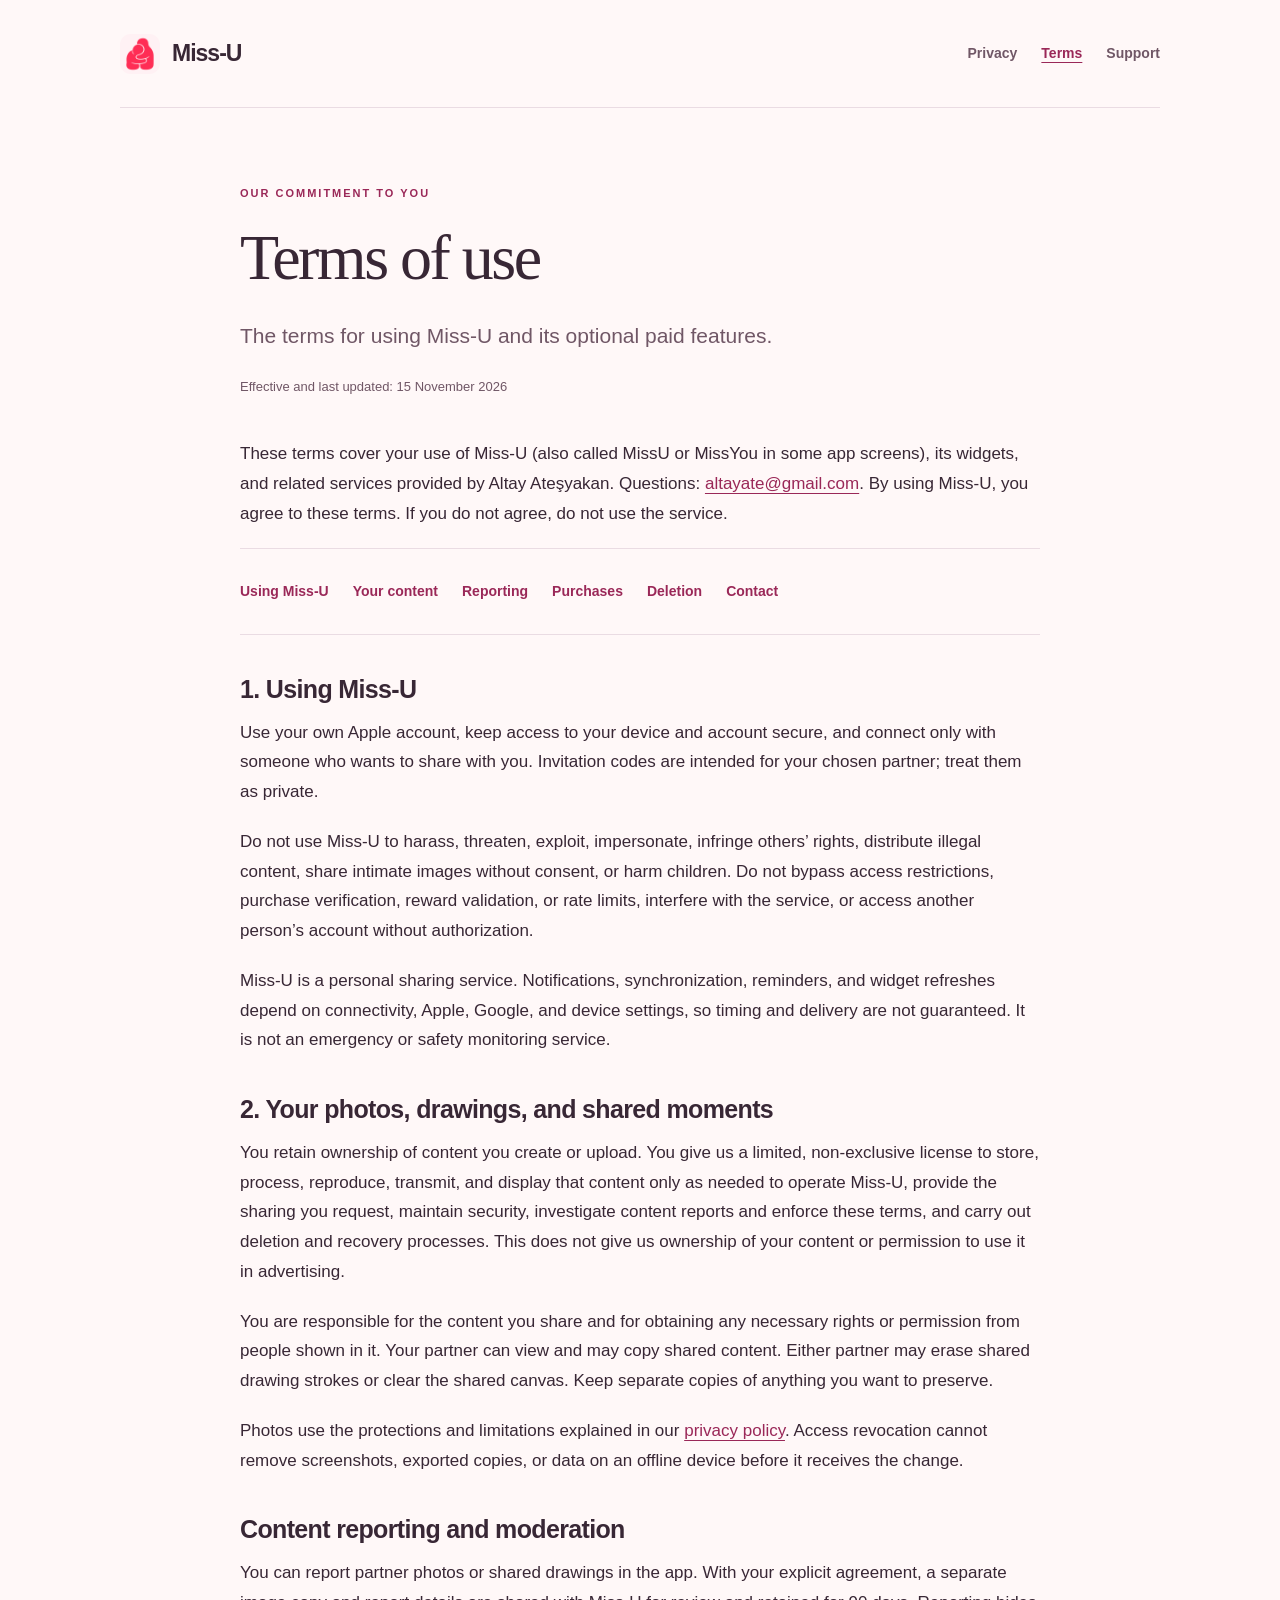
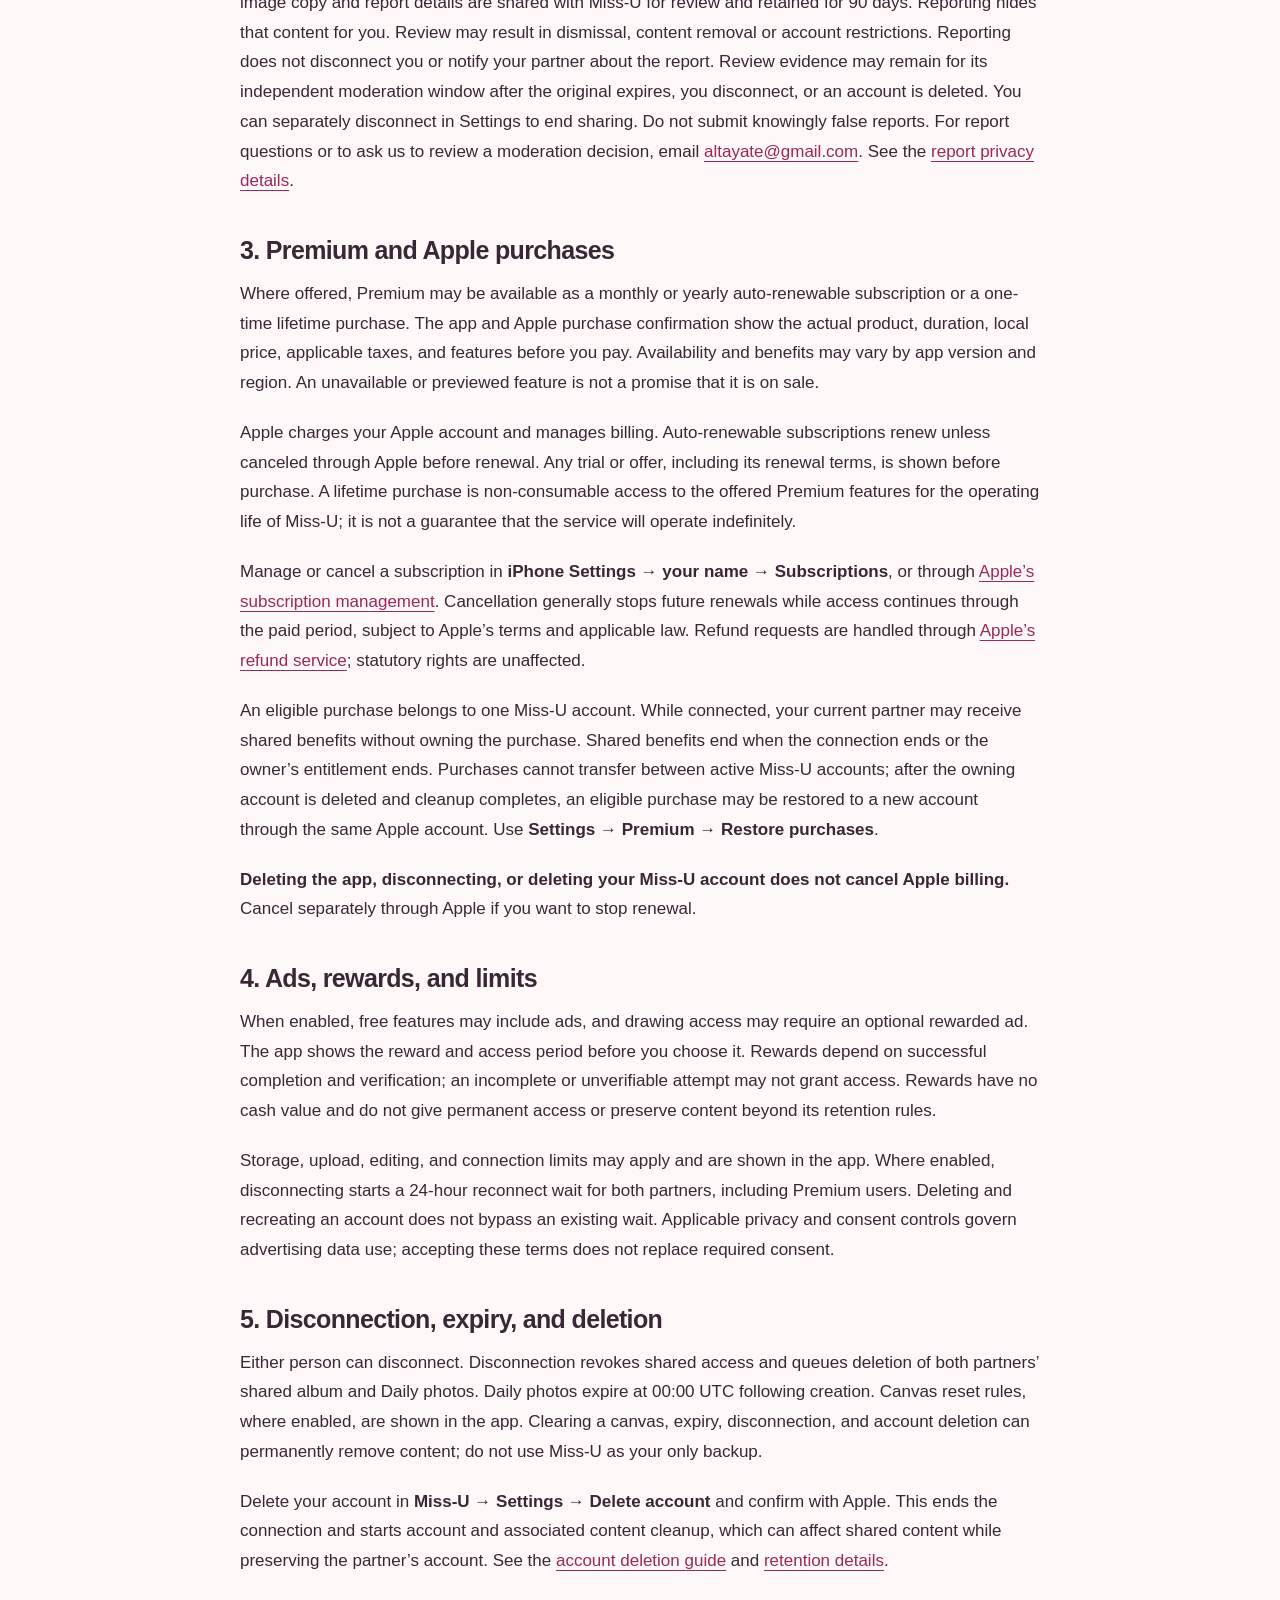
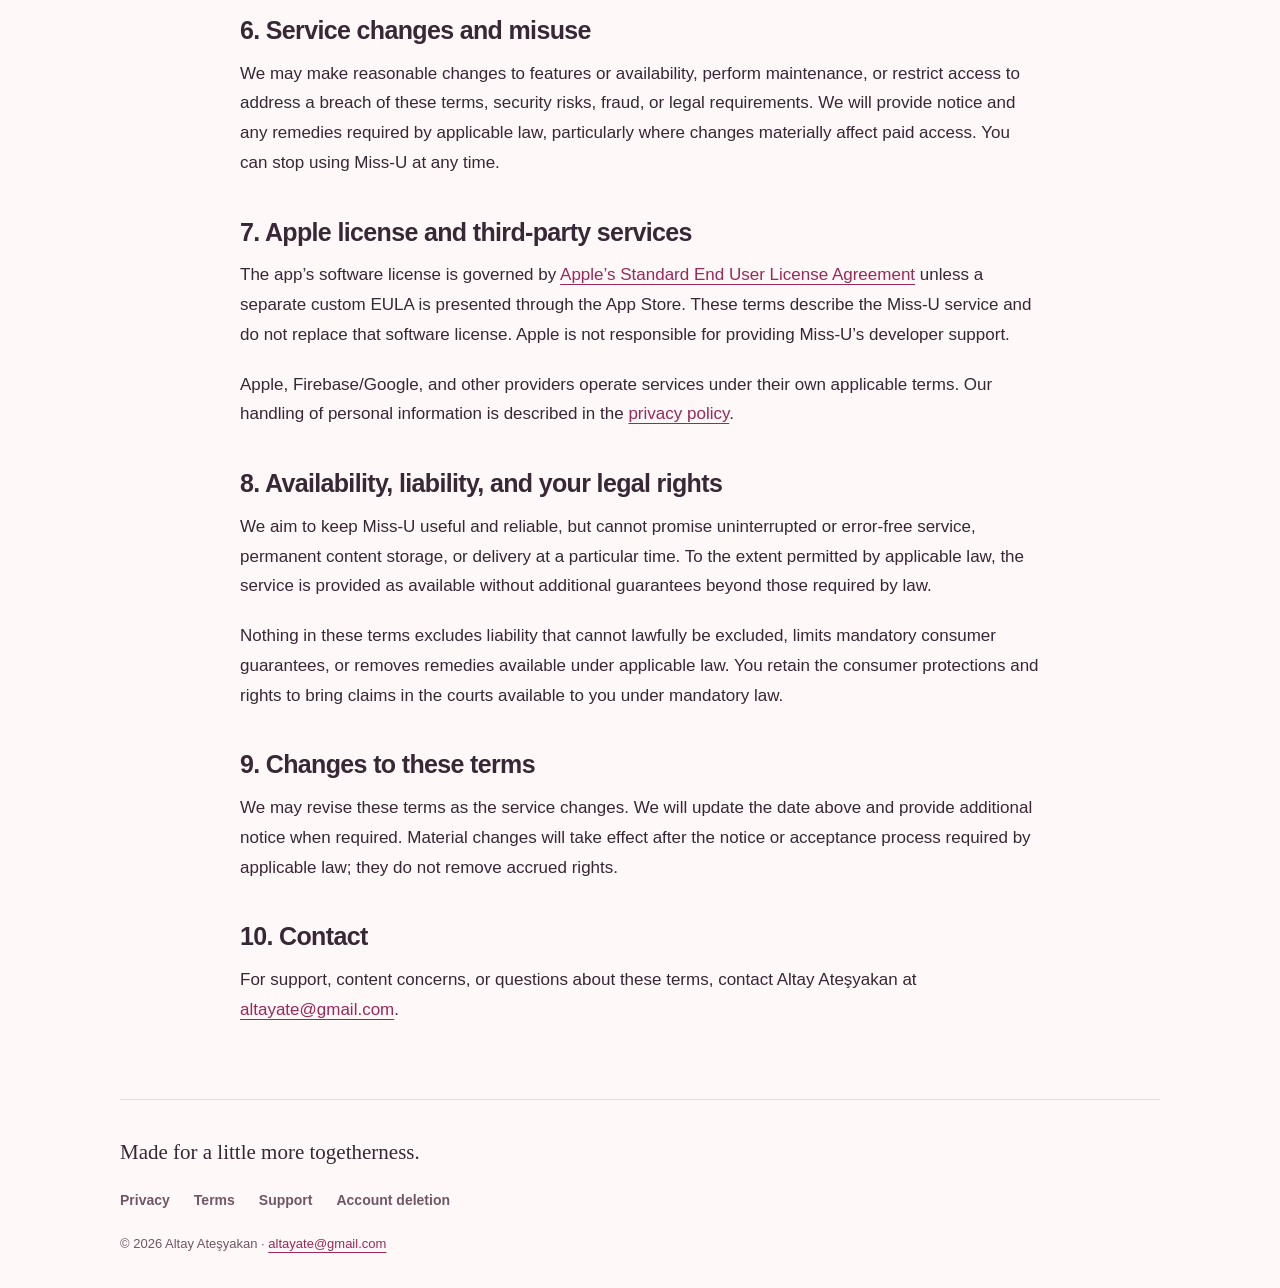
<file: docs/terms/index.html>
<!doctype html>
<html lang="en">
<head>
  <meta charset="utf-8">
  <meta name="viewport" content="width=device-width, initial-scale=1">
  <title>Terms of use · Miss-U</title>
  <meta name="description" content="The terms for using Miss-U and its optional paid features.">
  <meta name="theme-color" content="#fff8f8">
  <link rel="canonical" href="https://altayate.github.io/missu-site/terms/">
  <meta property="og:title" content="Terms of use · Miss-U">
  <meta property="og:description" content="The terms for using Miss-U and its optional paid features.">
  <meta property="og:type" content="website">
  <meta property="og:image" content="https://altayate.github.io/missu-site/assets/app-icon.png">
  <link rel="icon" type="image/png" href="../assets/app-icon.png">
  <link rel="stylesheet" href="../assets/style.css">
</head>
<body>
  <a class="skip" href="#main">Skip to content</a>
  <header class="site-header wrap">
    <a class="brand" href="../" aria-label="Miss-U home"><img src="../assets/app-icon.png" width="40" height="40" alt=""><span>Miss-U</span></a>
    <nav aria-label="Main navigation"><a href="../privacy/">Privacy</a><a href="../terms/" aria-current="page">Terms</a><a href="../support/">Support</a></nav>
  </header>
  <main id="main" class="wrap legal">
    <div class="page-intro">
      <p class="eyebrow">OUR COMMITMENT TO YOU</p>
      <h1>Terms of use</h1>
      <p class="lede">The terms for using Miss-U and its optional paid features.</p>
      <p class="updated">Effective and last updated: <time datetime="2026-11-15">15 November 2026</time></p>
    </div>
    <p>These terms cover your use of Miss-U (also called MissU or MissYou in some app screens), its widgets, and related services provided by Altay Ateşyakan. Questions: <a href="mailto:altayate@gmail.com">altayate@gmail.com</a>. By using Miss-U, you agree to these terms. If you do not agree, do not use the service.</p>
<nav class="contents" aria-label="Terms sections"><a href="#use">Using Miss-U</a><a href="#content">Your content</a><a href="#reports">Reporting</a><a href="#purchases">Purchases</a><a href="#deletion">Deletion</a><a href="#contact">Contact</a></nav>
<section id="use"><h2>1. Using Miss-U</h2>
<p>Use your own Apple account, keep access to your device and account secure, and connect only with someone who wants to share with you. Invitation codes are intended for your chosen partner; treat them as private.</p>
<p>Do not use Miss-U to harass, threaten, exploit, impersonate, infringe others’ rights, distribute illegal content, share intimate images without consent, or harm children. Do not bypass access restrictions, purchase verification, reward validation, or rate limits, interfere with the service, or access another person’s account without authorization.</p>
<p>Miss-U is a personal sharing service. Notifications, synchronization, reminders, and widget refreshes depend on connectivity, Apple, Google, and device settings, so timing and delivery are not guaranteed. It is not an emergency or safety monitoring service.</p>
</section>
<section id="content"><h2>2. Your photos, drawings, and shared moments</h2>
<p>You retain ownership of content you create or upload. You give us a limited, non-exclusive license to store, process, reproduce, transmit, and display that content only as needed to operate Miss-U, provide the sharing you request, maintain security, investigate content reports and enforce these terms, and carry out deletion and recovery processes. This does not give us ownership of your content or permission to use it in advertising.</p>
<p>You are responsible for the content you share and for obtaining any necessary rights or permission from people shown in it. Your partner can view and may copy shared content. Either partner may erase shared drawing strokes or clear the shared canvas. Keep separate copies of anything you want to preserve.</p>
<p>Photos use the protections and limitations explained in our <a href="../privacy/#security">privacy policy</a>. Access revocation cannot remove screenshots, exported copies, or data on an offline device before it receives the change.</p>
</section>
<section id="reports"><h2>Content reporting and moderation</h2>
<p>You can report partner photos or shared drawings in the app. With your explicit agreement, a separate image copy and report details are shared with Miss-U for review and retained for 90 days. Reporting hides that content for you. Review may result in dismissal, content removal or account restrictions. Reporting does not disconnect you or notify your partner about the report. Review evidence may remain for its independent moderation window after the original expires, you disconnect, or an account is deleted. You can separately disconnect in Settings to end sharing. Do not submit knowingly false reports. For report questions or to ask us to review a moderation decision, email <a href="mailto:altayate@gmail.com">altayate@gmail.com</a>. See the <a href="../privacy/#reports">report privacy details</a>.</p>
</section>
<section id="purchases"><h2>3. Premium and Apple purchases</h2>
<p>Where offered, Premium may be available as a monthly or yearly auto-renewable subscription or a one-time lifetime purchase. The app and Apple purchase confirmation show the actual product, duration, local price, applicable taxes, and features before you pay. Availability and benefits may vary by app version and region. An unavailable or previewed feature is not a promise that it is on sale.</p>
<p>Apple charges your Apple account and manages billing. Auto-renewable subscriptions renew unless canceled through Apple before renewal. Any trial or offer, including its renewal terms, is shown before purchase. A lifetime purchase is non-consumable access to the offered Premium features for the operating life of Miss-U; it is not a guarantee that the service will operate indefinitely.</p>
<p>Manage or cancel a subscription in <strong>iPhone Settings → your name → Subscriptions</strong>, or through <a href="https://apps.apple.com/account/subscriptions">Apple’s subscription management</a>. Cancellation generally stops future renewals while access continues through the paid period, subject to Apple’s terms and applicable law. Refund requests are handled through <a href="https://reportaproblem.apple.com/">Apple’s refund service</a>; statutory rights are unaffected.</p>
<p>An eligible purchase belongs to one Miss-U account. While connected, your current partner may receive shared benefits without owning the purchase. Shared benefits end when the connection ends or the owner’s entitlement ends. Purchases cannot transfer between active Miss-U accounts; after the owning account is deleted and cleanup completes, an eligible purchase may be restored to a new account through the same Apple account. Use <strong>Settings → Premium → Restore purchases</strong>.</p>
<p><strong>Deleting the app, disconnecting, or deleting your Miss-U account does not cancel Apple billing.</strong> Cancel separately through Apple if you want to stop renewal.</p>
<h2>4. Ads, rewards, and limits</h2>
<p>When enabled, free features may include ads, and drawing access may require an optional rewarded ad. The app shows the reward and access period before you choose it. Rewards depend on successful completion and verification; an incomplete or unverifiable attempt may not grant access. Rewards have no cash value and do not give permanent access or preserve content beyond its retention rules.</p>
<p>Storage, upload, editing, and connection limits may apply and are shown in the app. Where enabled, disconnecting starts a 24-hour reconnect wait for both partners, including Premium users. Deleting and recreating an account does not bypass an existing wait. Applicable privacy and consent controls govern advertising data use; accepting these terms does not replace required consent.</p>
</section>
<section id="deletion"><h2>5. Disconnection, expiry, and deletion</h2>
<p>Either person can disconnect. Disconnection revokes shared access and queues deletion of both partners’ shared album and Daily photos. Daily photos expire at 00:00 UTC following creation. Canvas reset rules, where enabled, are shown in the app. Clearing a canvas, expiry, disconnection, and account deletion can permanently remove content; do not use Miss-U as your only backup.</p>
<p>Delete your account in <strong>Miss-U → Settings → Delete account</strong> and confirm with Apple. This ends the connection and starts account and associated content cleanup, which can affect shared content while preserving the partner’s account. See the <a href="../delete-account/">account deletion guide</a> and <a href="../privacy/#retention">retention details</a>.</p>
<h2>6. Service changes and misuse</h2>
<p>We may make reasonable changes to features or availability, perform maintenance, or restrict access to address a breach of these terms, security risks, fraud, or legal requirements. We will provide notice and any remedies required by applicable law, particularly where changes materially affect paid access. You can stop using Miss-U at any time.</p>
<h2>7. Apple license and third-party services</h2>
<p>The app’s software license is governed by <a href="https://www.apple.com/legal/internet-services/itunes/dev/stdeula/">Apple’s Standard End User License Agreement</a> unless a separate custom EULA is presented through the App Store. These terms describe the Miss-U service and do not replace that software license. Apple is not responsible for providing Miss-U’s developer support.</p>
<p>Apple, Firebase/Google, and other providers operate services under their own applicable terms. Our handling of personal information is described in the <a href="../privacy/">privacy policy</a>.</p>
<h2>8. Availability, liability, and your legal rights</h2>
<p>We aim to keep Miss-U useful and reliable, but cannot promise uninterrupted or error-free service, permanent content storage, or delivery at a particular time. To the extent permitted by applicable law, the service is provided as available without additional guarantees beyond those required by law.</p>
<p>Nothing in these terms excludes liability that cannot lawfully be excluded, limits mandatory consumer guarantees, or removes remedies available under applicable law. You retain the consumer protections and rights to bring claims in the courts available to you under mandatory law.</p>
<h2>9. Changes to these terms</h2>
<p>We may revise these terms as the service changes. We will update the date above and provide additional notice when required. Material changes will take effect after the notice or acceptance process required by applicable law; they do not remove accrued rights.</p>
</section>
<section id="contact"><h2>10. Contact</h2><p>For support, content concerns, or questions about these terms, contact Altay Ateşyakan at <a href="mailto:altayate@gmail.com">altayate@gmail.com</a>.</p></section>

  </main>
  <footer class="site-footer wrap">
    <p>Made for a little more togetherness.</p>
    <nav aria-label="Footer navigation">
      <a href="../privacy/">Privacy</a><a href="../terms/">Terms</a><a href="../support/">Support</a><a href="../delete-account/">Account deletion</a>
    </nav>
    <p class="fine">© 2026 Altay Ateşyakan · <a href="mailto:altayate@gmail.com">altayate@gmail.com</a></p>
  </footer>
</body>
</html>
</file>
<file: docs/assets/style.css>
:root { color-scheme: light; --ink: #382735; --muted: #705766; --accent: #9a2858; --line: #eadce3; --paper: #fff8f8; }
* { box-sizing: border-box; }
html { scroll-behavior: smooth; scroll-padding-top: 28px; }
body { margin: 0; background: var(--paper); color: var(--ink); font-family: -apple-system, BlinkMacSystemFont, "Segoe UI", sans-serif; font-size: 17px; line-height: 1.75; -webkit-font-smoothing: antialiased; }
.wrap { width: min(1040px, calc(100% - 64px)); margin-inline: auto; }
a { color: var(--accent); text-underline-offset: 4px; overflow-wrap: anywhere; }
a:hover { text-decoration-thickness: 2px; }
a:focus-visible, summary:focus-visible { outline: 3px solid var(--accent); outline-offset: 5px; border-radius: 4px; }
.skip { position: absolute; top: -100px; left: 24px; padding: 10px 18px; background: white; z-index: 2; }
.skip:focus { top: 12px; }
.site-header { display: flex; justify-content: space-between; align-items: center; gap: 24px; min-height: 108px; border-bottom: 1px solid var(--line); }
.brand { display: inline-flex; align-items: center; gap: 12px; color: var(--ink); text-decoration: none; font-size: 23px; font-weight: 750; letter-spacing: -1px; white-space: nowrap; }
.brand img { border-radius: 11px; }
nav { display: flex; flex-wrap: wrap; gap: 24px; }
nav a { color: var(--muted); font-size: 14px; font-weight: 550; text-decoration: none; padding-block: 8px; }
nav a:hover, nav a[aria-current="page"] { color: var(--accent); text-decoration: underline; }
.page-intro { padding-block: 76px 40px; max-width: 760px; }
.eyebrow { color: var(--accent); font-size: 11px; font-weight: 750; letter-spacing: 2px; margin: 0 0 18px; }
h1, h2, h3 { line-height: 1.15; text-wrap: balance; }
h1 { font-family: Georgia, "Times New Roman", serif; font-size: clamp(42px, 6.8vw, 78px); letter-spacing: -2.5px; font-weight: 500; margin: 0 0 24px; }
h2 { font-size: 25px; letter-spacing: -.65px; margin: 40px 0 14px; }
h3 { font-size: 18px; margin: 24px 0 8px; }
.lede { color: var(--muted); font-size: 21px; line-height: 1.6; max-width: 620px; margin: 0; }
.updated, .fine { color: var(--muted); font-size: 13px; }
.updated { margin-top: 24px; }
p { margin: 0 0 20px; }
ul, ol { padding-left: 25px; }
li { margin-block: 8px; }
.button { display: inline-flex; justify-content: center; align-items: center; min-height: 48px; padding: 12px 24px; border: 1px solid var(--accent); border-radius: 100px; color: #fff; background: var(--accent); text-decoration: none; font-size: 15px; font-weight: 650; }
.button.secondary { color: var(--accent); background: transparent; }
.actions { display: flex; flex-wrap: wrap; gap: 12px; margin: 0 0 58px; }
.feature-list { padding: 4px 0 30px; border-top: 1px solid var(--line); }
.feature { display: grid; grid-template-columns: 48px 240px 1fr; align-items: start; gap: 24px; border-bottom: 1px solid var(--line); padding-block: 30px; }
.feature .number { font-size: 12px; color: var(--accent); padding-top: 4px; }
.feature h2 { font-family: Georgia, serif; font-size: 28px; font-weight: 500; margin: 0; }
.feature p { color: var(--muted); margin: 0; }
.note { border-left: 3px solid #b84878; background: #f9ecf0; border-radius: 0 16px 16px 0; padding: 24px 28px; margin-block: 24px 36px; }
.note p:last-child { margin-bottom: 0; }
.legal { max-width: 800px; }
.legal h1 { font-size: clamp(42px, 6vw, 64px); }
.legal .page-intro { padding-bottom: 20px; }
.contents { display: flex; flex-wrap: wrap; gap: 8px 24px; padding: 22px 0; margin-bottom: 32px; border-block: 1px solid var(--line); }
.contents a { color: var(--accent); font-size: 14px; }
.table-scroll { overflow-x: auto; border: 1px solid var(--line); border-radius: 14px; margin-block: 22px 30px; }
table { width: 100%; border-collapse: collapse; font-size: 15px; line-height: 1.6; }
th, td { text-align: left; padding: 18px 20px; vertical-align: top; border-bottom: 1px solid var(--line); }
th { background: #f9ecf0; font-weight: 650; }
th:first-child { width: 27%; }
tr:last-child td { border-bottom: 0; }
details { border-top: 1px solid var(--line); padding: 22px 0; max-width: 800px; }
details:last-of-type { border-bottom: 1px solid var(--line); }
summary { cursor: pointer; font-size: 18px; font-weight: 600; line-height: 1.5; }
details p { margin: 18px 0 0; color: var(--muted); }
.contact { margin-bottom: 46px; }
.site-footer { padding-block: 34px 32px; border-top: 1px solid var(--line); margin-top: 74px; }
.site-footer > p:first-child { font-family: Georgia, serif; font-size: 21px; margin-bottom: 10px; }
.site-footer nav { gap: 10px 24px; margin-bottom: 12px; }
.site-footer .fine { margin-bottom: 0; }
@media (max-width: 640px) {
  body { font-size: 16px; }
  .wrap { width: calc(100% - 40px); }
  .site-header { min-height: 94px; gap: 12px; }
  .brand { font-size: 21px; gap: 8px; }
  .brand img { width: 32px; height: 32px; border-radius: 9px; }
  .site-header nav { gap: 12px; }
  nav a { font-size: 13px; }
  .page-intro { padding-top: 52px; }
  h1 { letter-spacing: -1.5px; }
  .lede { font-size: 19px; }
  .feature { grid-template-columns: 24px 1fr; gap: 12px; }
  .feature p { grid-column: 2; }
  .feature h2 { font-size: 25px; }
  .note { padding: 20px; }
  th, td { padding: 14px 12px; }
  table { font-size: 14px; }
  .site-footer { margin-top: 52px; }
}
@media (prefers-reduced-motion: reduce) { html { scroll-behavior: auto; } }
@media print {
  body { background: white; color: black; font-size: 11pt; }
  .wrap { width: 100%; }
  .site-header nav, .skip, .site-footer nav, .contents { display: none; }
  .page-intro { padding-block: 24px; }
  h1 { font-size: 32pt; }
  h2 { break-after: avoid; }
  .table-scroll { overflow: visible; }
  .note { break-inside: avoid; }
}
</file>
